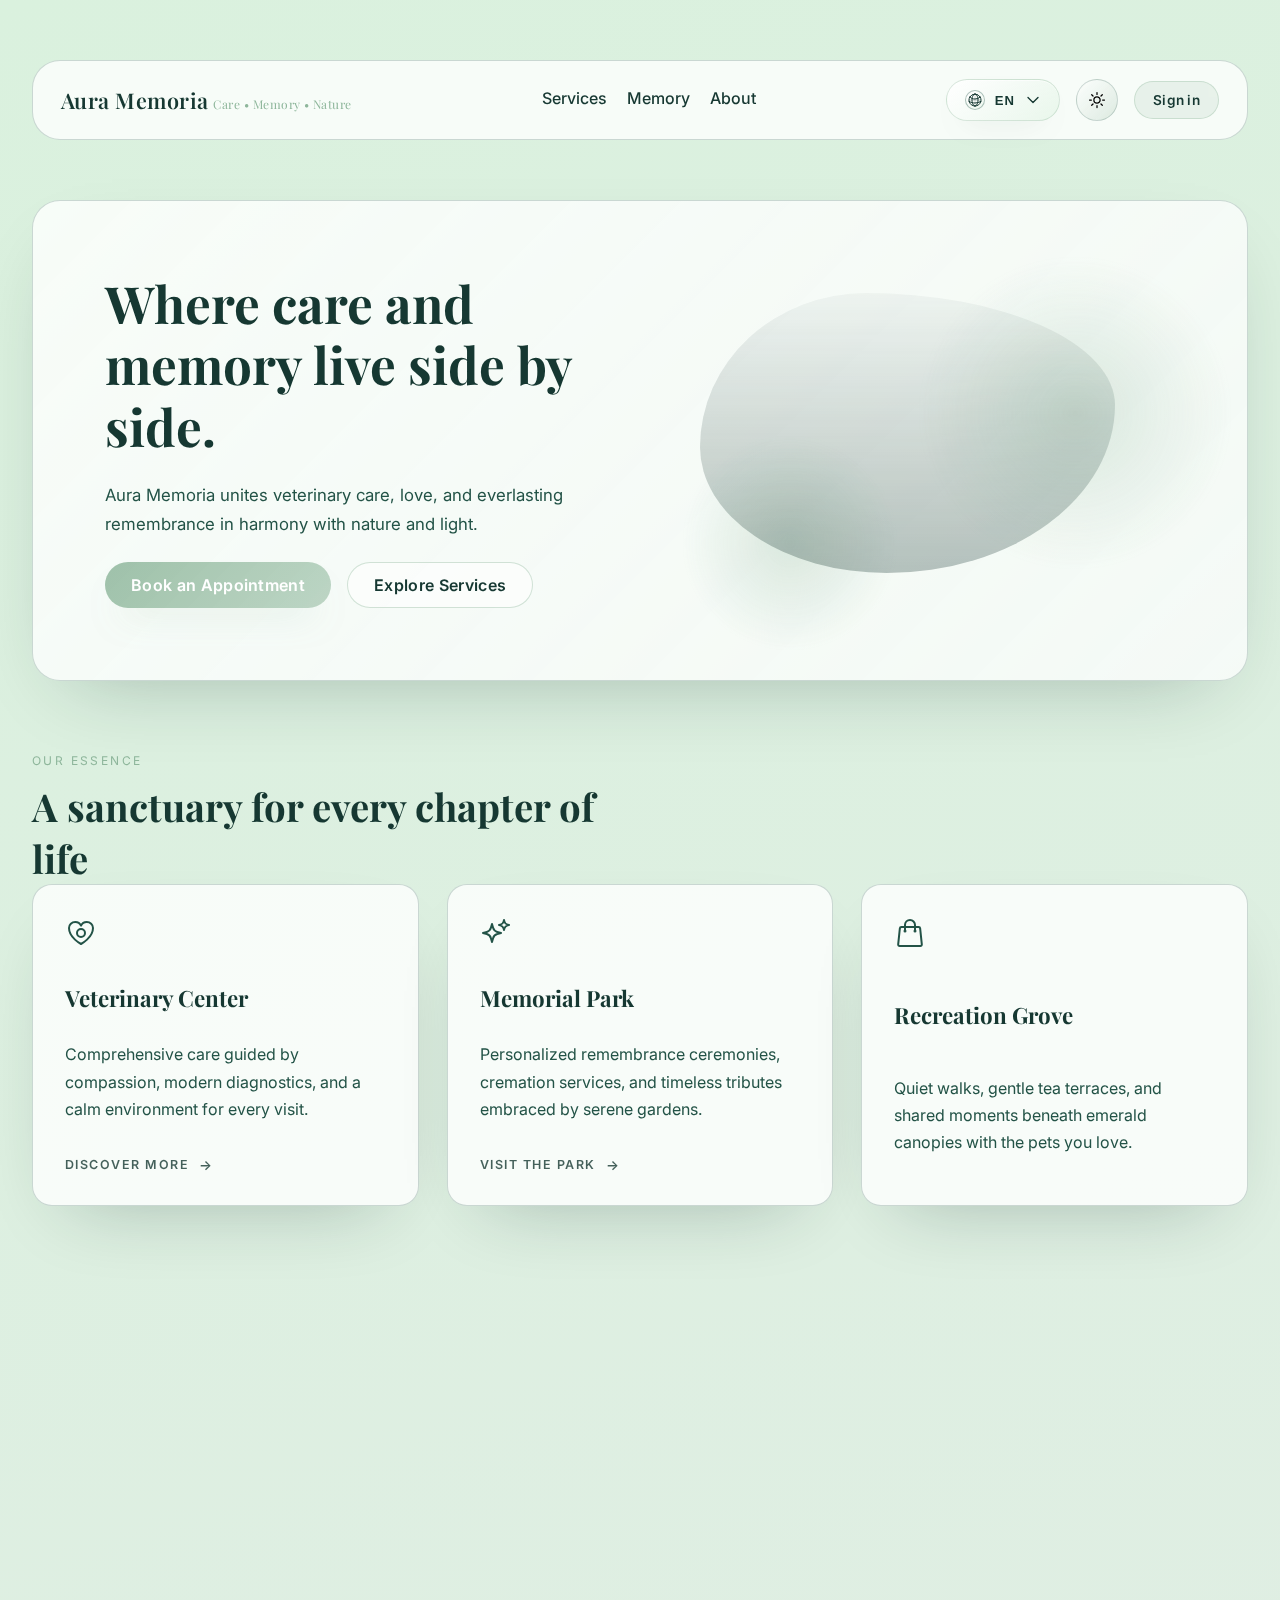
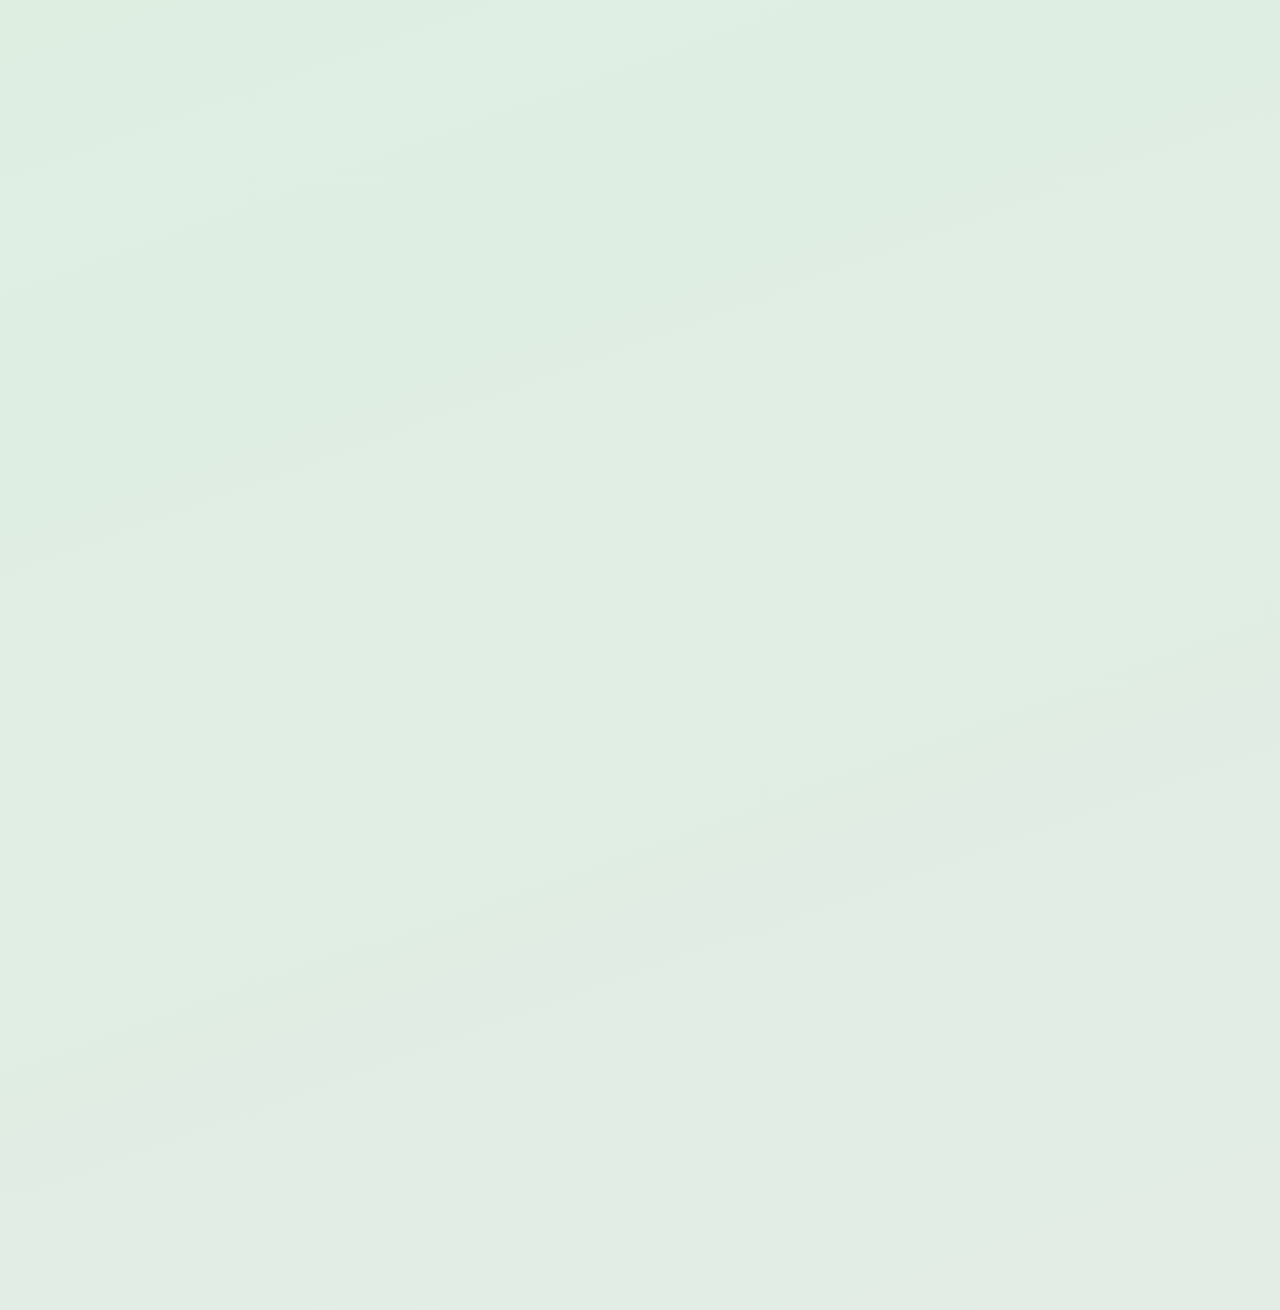
<file: index.html>
<!DOCTYPE html>
<html lang="en" class="no-js">
<head>
  <meta charset="UTF-8" />
  <meta name="viewport" content="width=device-width, initial-scale=1.0" />
  <title>Aura Memoria — Where care and memory live side by side</title>
  <link rel="preconnect" href="https://fonts.googleapis.com" />
  <link rel="preconnect" href="https://fonts.gstatic.com" crossorigin />
  <link href="https://fonts.googleapis.com/css2?family=Inter:wght@300;400;500;600&family=Playfair+Display:wght@500;600;700&display=swap" rel="stylesheet" />
  <link rel="stylesheet" href="assets/styles.css" />
</head>
<body class="theme-light" data-page="home">
  <div class="page-wrap">
    <header class="site-header reveal" id="top">
      <a class="logo-group" href="index.html" aria-label="Aura Memoria home">
        <div class="logo-text">
          <span class="logo-title">Aura Memoria</span>
          <span class="logo-subtitle" data-i18n="header.tagline">Care • Memory • Nature</span>
        </div>
      </a>
      <nav class="site-nav" aria-label="Main navigation">
        <a href="#services" data-i18n="nav.services">Services</a>
        <a href="memorial.html" data-i18n="nav.memory">Memory</a>
        <a href="about.html" data-i18n="nav.about">About</a>
      </nav>
      <button
        class="header-menu-toggle"
        type="button"
        aria-expanded="false"
        aria-label="Open menu"
        data-i18n-aria-label="header.menuOpen"
        data-mobile-menu-toggle
        aria-controls="mobile-menu"
      >
        <svg aria-hidden="true" xmlns="http://www.w3.org/2000/svg" fill="none" viewBox="0 0 24 24" stroke-width="1.5" stroke="currentColor"><path stroke-linecap="round" stroke-linejoin="round" d="M3.75 6.75h16.5M3.75 12h16.5m-16.5 5.25h16.5" /></svg>
      </button>
      <div class="header-controls">
        <div class="language-menu" data-language-menu>
          <button
            class="language-menu__toggle"
            type="button"
            aria-haspopup="true"
            aria-expanded="false"
            aria-label="Select language"
            data-i18n-aria-label="header.languageToggle"
          >
            <span class="language-menu__globe" aria-hidden="true">
              <svg xmlns="http://www.w3.org/2000/svg" fill="none" viewBox="0 0 24 24" stroke-width="1.5" stroke="currentColor" width="16" height="16"><path stroke-linecap="round" stroke-linejoin="round" d="M12 21a9.004 9.004 0 008.716-6.747M12 21a9.004 9.004 0 01-8.716-6.747M12 21c2.485 0 4.5-4.03 4.5-9S14.485 3 12 3m0 18c-2.485 0-4.5-4.03-4.5-9S9.515 3 12 3m0 0a8.997 8.997 0 017.843 4.582M12 3a8.997 8.997 0 00-7.843 4.582m15.686 0A11.953 11.953 0 0112 10.5c-2.998 0-5.74-1.1-7.843-2.918m15.686 0A8.959 8.959 0 0121 12c0 .778-.099 1.533-.284 2.253m0 0A17.919 17.919 0 0112 16.5c-3.162 0-6.133-.815-8.716-2.247m0 0A9.015 9.015 0 013 12c0-1.605.42-3.113 1.157-4.418" /></svg>
            </span>
            <span class="language-menu__current" data-language-label>EN</span>
            <span class="language-menu__chevron" aria-hidden="true">
              <svg xmlns="http://www.w3.org/2000/svg" fill="none" viewBox="0 0 24 24" stroke-width="2" stroke="currentColor"><path stroke-linecap="round" stroke-linejoin="round" d="M19.5 8.25l-7.5 7.5-7.5-7.5" /></svg>
            </span>
          </button>
          <ul class="language-menu__list" role="menu" hidden>
            <li>
              <button
                type="button"
                role="menuitemradio"
                aria-checked="false"
                class="language-menu__option"
                data-lang="en"
                data-label="EN"
              >
                English
              </button>
            </li>
            <li>
              <button
                type="button"
                role="menuitemradio"
                aria-checked="false"
                class="language-menu__option"
                data-lang="ru"
                data-label="RU"
              >
                Русский
              </button>
            </li>
            <li>
              <button
                type="button"
                role="menuitemradio"
                aria-checked="false"
                class="language-menu__option"
                data-lang="tr"
                data-label="TR"
              >
                Türkçe
              </button>
            </li>
            <li>
              <button
                type="button"
                role="menuitemradio"
                aria-checked="false"
                class="language-menu__option"
                data-lang="de"
                data-label="DE"
              >
                Deutsch
              </button>
            </li>
          </ul>
        </div>
        <button class="theme-toggle" id="theme-toggle" aria-label="Toggle theme" type="button">
          <span class="theme-toggle__icon theme-toggle__icon--sun" aria-hidden="true">
            <svg xmlns="http://www.w3.org/2000/svg" fill="none" viewBox="0 0 24 24" stroke-width="1.5" stroke="currentColor"><path stroke-linecap="round" stroke-linejoin="round" d="M12 3v2.25m6.364.386l-1.591 1.591M21 12h-2.25m-.386 6.364l-1.591-1.591M12 18.75V21m-4.773-4.227l-1.591 1.591M5.25 12H3m4.227-4.773L5.636 5.636M15.75 12a3.75 3.75 0 11-7.5 0 3.75 3.75 0 017.5 0z" /></svg>
          </span>
          <span class="theme-toggle__icon theme-toggle__icon--moon" aria-hidden="true">
            <svg xmlns="http://www.w3.org/2000/svg" fill="none" viewBox="0 0 24 24" stroke-width="1.5" stroke="currentColor"><path stroke-linecap="round" stroke-linejoin="round" d="M21.752 15.002A9.718 9.718 0 0118 15.75c-5.385 0-9.75-4.365-9.75-9.75 0-1.33.266-2.597.748-3.752A9.753 9.753 0 003 11.25C3 16.635 7.365 21 12.75 21a9.753 9.753 0 009.002-5.998z" /></svg>
          </span>
        </button>
        <a
          class="btn btn--header"
          href="login.html"
          data-i18n="header.login"
          data-auth-visible="signed-out"
        >
          Sign in
        </a>
        <a
          class="btn btn--header btn--outline"
          href="dashboard.html"
          data-i18n="header.dashboard"
          data-auth-visible="signed-in"
          data-role-visible="user"
          hidden
        >
          Personal cabinet
        </a>
        <a
          class="btn btn--header btn--outline"
          href="admin.html"
          data-i18n="header.adminPanel"
          data-auth-visible="signed-in"
          data-role-visible="admin"
          hidden
        >
          Admin panel
        </a>
        <button
          class="header-link header-link--muted"
          type="button"
          data-action="logout"
          data-i18n="header.logout"
          data-auth-visible="signed-in"
          hidden
        >
          Sign out
        </button>
      </div>
    </header>

    <main>
      <section class="hero reveal" aria-labelledby="hero-title">
        <div class="hero__background" aria-hidden="true"></div>
        <div class="hero__content">
          <h1 id="hero-title" data-i18n="hero.title">Where care and memory live side by side.</h1>
          <p data-i18n="hero.subtitle">Aura Memoria unites veterinary care, love, and everlasting remembrance in harmony with nature and light.</p>
          <div class="hero__actions">
            <a class="btn btn--primary" href="#contact" data-i18n="hero.primaryCta">Book an Appointment</a>
            <a class="btn btn--ghost" href="#services" data-i18n="hero.secondaryCta">Explore Services</a>
          </div>
        </div>
        <div class="hero__visual" aria-hidden="true">
          <div class="hero__circle hero__circle--one"></div>
          <div class="hero__circle hero__circle--two"></div>
          <div class="hero__silhouette"></div>
        </div>
      </section>

      <section class="services reveal" id="services" aria-labelledby="services-title">
        <header class="section-header">
          <span class="section-kicker" data-i18n="services.kicker">Our Essence</span>
          <h2 id="services-title" data-i18n="services.title">A sanctuary for every chapter of life</h2>
        </header>
        <div class="services__grid">
          <a class="service-card" id="clinic" href="clinic.html">
            <div class="service-card__icon" aria-hidden="true">
              <svg xmlns="http://www.w3.org/2000/svg" fill="none" viewBox="0 0 24 24" stroke-width="1.5" stroke="currentColor"><path stroke-linecap="round" stroke-linejoin="round" d="M21 8.25c0-2.485-2.099-4.5-4.688-4.5-1.935 0-3.597 1.126-4.312 2.733-.715-1.607-2.377-2.733-4.313-2.733C5.1 3.75 3 5.765 3 8.25c0 7.22 9 12 9 12s9-4.78 9-12z" /><path stroke-linecap="round" stroke-linejoin="round" d="M15 12a3 3 0 11-6 0 3 3 0 016 0z" /></svg>
            </div>
            <h3 data-i18n="services.clinic.title">Veterinary Center</h3>
            <p data-i18n="services.clinic.copy">Comprehensive care guided by compassion, modern diagnostics, and a calm environment for every visit.</p>
            <span class="service-card__link" data-i18n="services.clinic.link">Discover more</span>
          </a>
          <a class="service-card" href="memorial.html">
            <div class="service-card__icon" aria-hidden="true">
              <svg xmlns="http://www.w3.org/2000/svg" fill="none" viewBox="0 0 24 24" stroke-width="1.5" stroke="currentColor"><path stroke-linecap="round" stroke-linejoin="round" d="M9.813 15.904L9 18.75l-.813-2.846a4.5 4.5 0 00-3.09-3.09L2.25 12l2.846-.813a4.5 4.5 0 003.09-3.09L9 5.25l.813 2.846a4.5 4.5 0 003.09 3.09L15.75 12l-2.846.813a4.5 4.5 0 00-3.09 3.09zM18.259 8.715L18 9.75l-.259-1.035a3.375 3.375 0 00-2.455-2.456L14.25 6l1.036-.259a3.375 3.375 0 002.455-2.456L18 2.25l.259 1.035a3.375 3.375 0 002.456 2.456L21.75 6l-1.035.259a3.375 3.375 0 00-2.456 2.456z" /></svg>
            </div>
            <h3 data-i18n="services.memorial.title">Memorial Park</h3>
            <p data-i18n="services.memorial.copy">Personalized remembrance ceremonies, cremation services, and timeless tributes embraced by serene gardens.</p>
            <span class="service-card__link" data-i18n="services.memorial.link">Visit the park</span>
          </a>
          <article class="service-card" id="park">
            <div class="service-card__icon" aria-hidden="true">
              <svg xmlns="http://www.w3.org/2000/svg" fill="none" viewBox="0 0 24 24" stroke-width="1.5" stroke="currentColor"><path stroke-linecap="round" stroke-linejoin="round" d="M15.75 10.5V6a3.75 3.75 0 10-7.5 0v4.5m11.356-1.993l1.263 12c.07.665-.45 1.243-1.119 1.243H4.25a1.125 1.125 0 01-1.12-1.243l1.264-12A1.125 1.125 0 015.513 7.5h12.974c.576 0 1.059.435 1.119 1.007zM8.625 10.5a.375.375 0 11-.75 0 .375.375 0 01.75 0zm7.5 0a.375.375 0 11-.75 0 .375.375 0 01.75 0z" /></svg>
            </div>
            <h3 data-i18n="services.park.title">Recreation Grove</h3>
            <p data-i18n="services.park.copy">Quiet walks, gentle tea terraces, and shared moments beneath emerald canopies with the pets you love.</p>
          </article>
        </div>
      </section>

      <section class="memory highlight reveal" id="memory" aria-labelledby="memory-title">
        <div class="highlight__content">
          <h2 id="memory-title" data-i18n="memory.quote">“In the whisper of leaves we hear their everlasting love.”</h2>
          <p data-i18n="memory.copy">Our memorial keepers craft tributes that honor the joy, loyalty, and light our companions bring into our lives.</p>
          <a class="btn btn--outline" href="#stories" data-i18n="memory.cta">Learn more</a>
        </div>
      </section>

      <section class="stories reveal" id="stories" aria-labelledby="stories-title">
        <header class="section-header">
          <span class="section-kicker" data-i18n="stories.kicker">Stories of Memory</span>
          <h2 id="stories-title" data-i18n="stories.title">Echoes of love continuing to bloom</h2>
        </header>
        <div class="stories__list">
          <article class="story-card">
            <h3 data-i18n="stories.card1.title">Sunlit Path for Luna</h3>
            <p data-i18n="stories.card1.copy">How a gentle garden ceremony helped a family celebrate their husky’s adventurous spirit.</p>
            <button class="link-more" type="button" data-i18n="stories.card.button">Coming soon</button>
          </article>
          <article class="story-card">
            <h3 data-i18n="stories.card2.title">The Cedar Bench</h3>
            <p data-i18n="stories.card2.copy">A community-built tribute spot where visitors leave handwritten notes for companions passed.</p>
            <button class="link-more" type="button" data-i18n="stories.card.button">Coming soon</button>
          </article>
          <article class="story-card">
            <h3 data-i18n="stories.card3.title">Tea at Dusk</h3>
            <p data-i18n="stories.card3.copy">Weekly gatherings blending mindfulness, art therapy, and quiet moments with friends.</p>
            <button class="link-more" type="button" data-i18n="stories.card.button">Coming soon</button>
          </article>
        </div>
      </section>

      <section class="contact reveal" id="contact" aria-labelledby="contact-title">
        <header class="section-header">
          <span class="section-kicker" data-i18n="contact.kicker">Connect</span>
          <h2 id="contact-title" data-i18n="contact.title">We are here to listen and to help</h2>
        </header>
        <div class="contact__layout">
          <div class="contact__details">
            <div class="detail">
              <h3 data-i18n="contact.visit.title">Visit</h3>
              <p data-i18n="contact.visit.address">Golden Grove Lane 12, Serene District</p>
              <p data-i18n="contact.visit.hours">Open daily 8:00 – 22:00</p>
            </div>
            <div class="detail">
              <h3 data-i18n="contact.call.title">Call</h3>
              <p><a href="tel:+74951234567" data-i18n="contact.call.primary">+7 (495) 123-45-67</a></p>
              <p><a href="tel:+905551234567" data-i18n="contact.call.secondary">+90 555 123 45 67</a></p>
            </div>
            <div class="detail">
              <h3 data-i18n="contact.write.title">Write</h3>
              <p><a href="mailto:hello@auramemoria.com" data-i18n="contact.write.email">hello@auramemoria.com</a></p>
            </div>
          </div>
          <form class="contact__form" data-form="contact" novalidate>
            <div class="form-group">
              <label for="name" data-i18n="contact.form.name">Name</label>
              <input
                id="name"
                name="name"
                type="text"
                placeholder="Your name"
                required
                data-i18n-placeholder="contact.form.namePlaceholder"
              />
            </div>
            <div class="form-group">
              <label for="email" data-i18n="contact.form.email">Email</label>
              <input
                id="email"
                name="email"
                type="email"
                placeholder="you@example.com"
                required
                data-i18n-placeholder="contact.form.emailPlaceholder"
              />
            </div>
            <div class="form-group">
              <label for="message" data-i18n="contact.form.message">Message</label>
              <textarea
                id="message"
                name="message"
                rows="4"
                placeholder="How can we support you?"
                required
                data-i18n-placeholder="contact.form.messagePlaceholder"
              ></textarea>
            </div>
            <button class="btn btn--primary" type="submit" data-i18n="contact.form.submit">Send message</button>
          </form>
        </div>
      </section>
    </main>

    <footer class="site-footer reveal">
      <div class="site-footer__inner">
        <div class="footer-brand">
          <span class="logo-title">Aura Memoria</span>
          <span class="logo-subtitle" data-i18n="header.tagline">Care • Memory • Nature</span>
        </div>
        <nav class="footer-nav" aria-label="Footer">
          <a href="#services" data-i18n="nav.services">Services</a>
          <a href="memorial.html" data-i18n="nav.memory">Memory</a>
          <a href="about.html" data-i18n="nav.about">About</a>
        </nav>
        <div class="footer-meta">
          <p data-i18n="footer.copy">© 2025 Aura Memoria. All rights reserved.</p>
          <a class="footer-link" href="#top" data-scroll-top data-i18n="footer.backToTop">Back to top</a>
        </div>
      </div>
    </footer>
  </div>
  <div class="mobile-menu-layer" data-mobile-menu-root>
    <div class="mobile-menu__overlay" data-mobile-menu-overlay data-mobile-menu-close hidden></div>
    <div class="mobile-menu" id="mobile-menu" data-mobile-menu hidden aria-hidden="true">
      <div class="mobile-menu__panel">
        <button
          class="mobile-menu__close"
          type="button"
          aria-label="Close menu"
          data-i18n-aria-label="header.menuClose"
          data-mobile-menu-close
          data-mobile-menu-initial
        >
          <svg aria-hidden="true" xmlns="http://www.w3.org/2000/svg" fill="none" viewBox="0 0 24 24" stroke-width="1.5" stroke="currentColor"><path stroke-linecap="round" stroke-linejoin="round" d="M6 18L18 6M6 6l12 12" /></svg>
        </button>
        <nav class="mobile-menu__nav" aria-label="Mobile navigation">
          <a href="#services" data-i18n="nav.services" data-mobile-menu-link>Services</a>
          <a href="memorial.html" data-i18n="nav.memory" data-mobile-menu-link>Memory</a>
          <a href="about.html" data-i18n="nav.about" data-mobile-menu-link>About</a>
        </nav>
        <div class="mobile-menu__actions">
          <a
            class="btn btn--header"
            href="login.html"
            data-i18n="header.login"
            data-auth-visible="signed-out"
            data-mobile-menu-link
          >
            Sign in
          </a>
          <a
            class="btn btn--header btn--outline"
            href="dashboard.html"
            data-i18n="header.dashboard"
            data-auth-visible="signed-in"
            data-role-visible="user"
            data-mobile-menu-link
            hidden
          >
            Personal cabinet
          </a>
          <a
            class="btn btn--header btn--outline"
            href="admin.html"
            data-i18n="header.adminPanel"
            data-auth-visible="signed-in"
            data-role-visible="admin"
            data-mobile-menu-link
            hidden
          >
            Admin panel
          </a>
          <button
            class="header-link header-link--muted mobile-menu__logout"
            type="button"
            data-action="logout"
            data-i18n="header.logout"
            data-auth-visible="signed-in"
            data-mobile-menu-link
            hidden
          >
            Sign out
          </button>
        </div>
      </div>
    </div>
  </div>

  <script src="assets/scripts.js" defer></script>
</body>
</html>
</file>
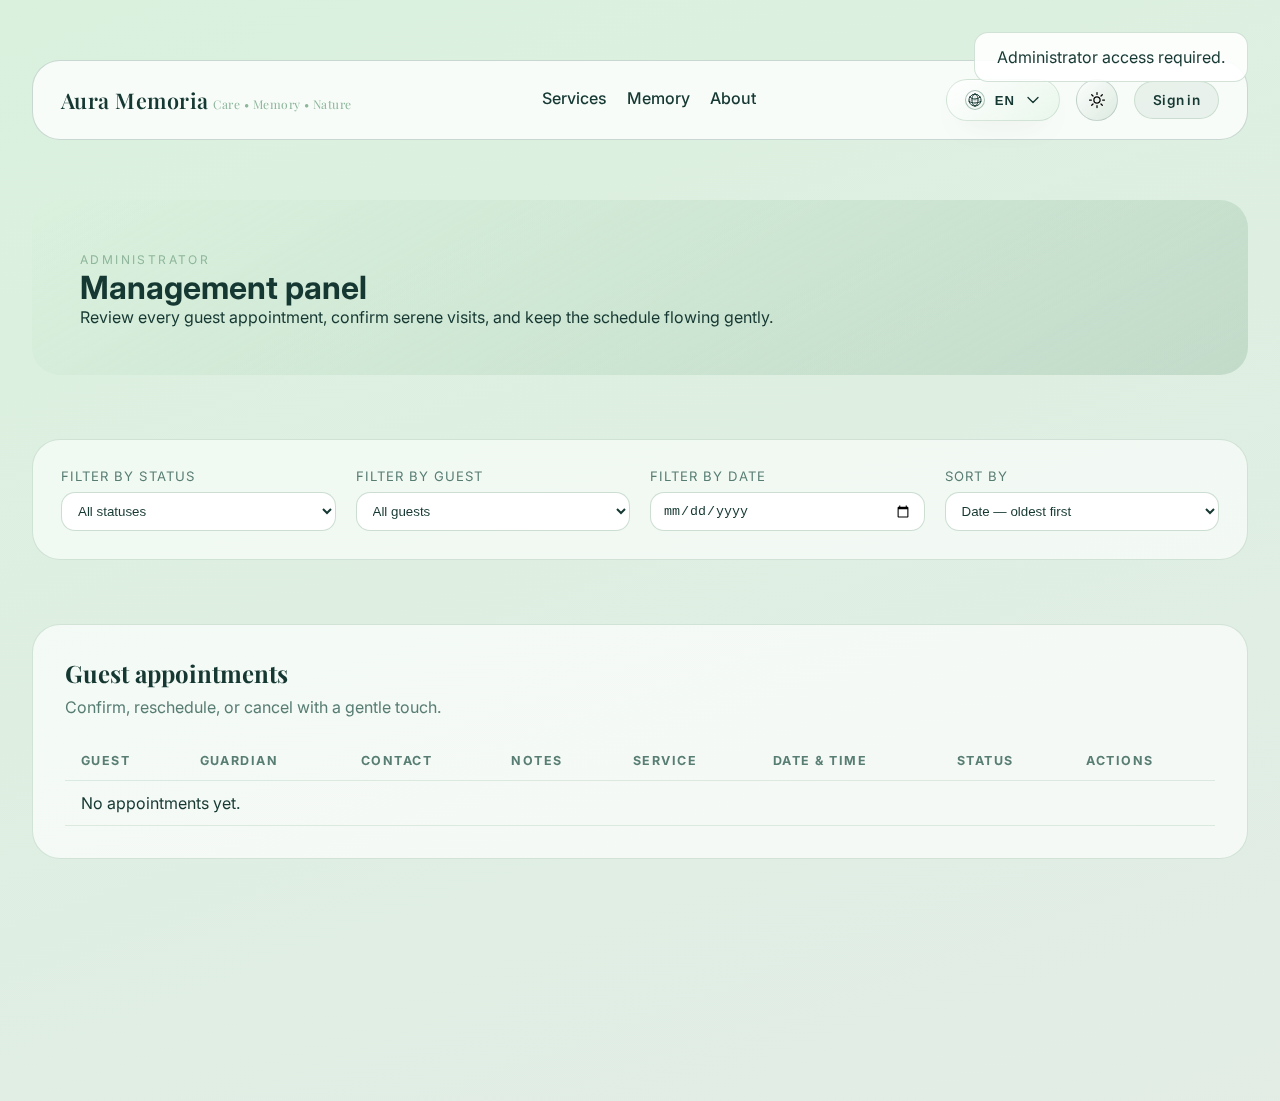
<file: admin.html>
<!DOCTYPE html>
<html lang="en" class="no-js">
<head>
  <meta charset="UTF-8" />
  <meta name="viewport" content="width=device-width, initial-scale=1.0" />
  <title>Aura Memoria — Admin panel</title>
  <link rel="preconnect" href="https://fonts.googleapis.com" />
  <link rel="preconnect" href="https://fonts.gstatic.com" crossorigin />
  <link
    href="https://fonts.googleapis.com/css2?family=Inter:wght@300;400;500;600&family=Playfair+Display:wght@500;600;700&display=swap"
    rel="stylesheet"
  />
  <link rel="stylesheet" href="assets/styles.css" />
</head>
<body class="theme-light" data-page="admin">
  <div class="page-wrap">
    <header class="site-header reveal" id="top">
      <a class="logo-group" href="index.html" aria-label="Aura Memoria home">
        <div class="logo-text">
          <span class="logo-title">Aura Memoria</span>
          <span class="logo-subtitle" data-i18n="header.tagline">Care • Memory • Nature</span>
        </div>
      </a>
      <nav class="site-nav" aria-label="Main navigation">
        <a href="index.html#services" data-i18n="nav.services">Services</a>
        <a href="memorial.html" data-i18n="nav.memory">Memory</a>
        <a href="about.html" data-i18n="nav.about">About</a>
      </nav>
      <button
        class="header-menu-toggle"
        type="button"
        aria-expanded="false"
        aria-label="Open menu"
        data-i18n-aria-label="header.menuOpen"
        data-mobile-menu-toggle
        aria-controls="mobile-menu"
      >
        <svg aria-hidden="true" xmlns="http://www.w3.org/2000/svg" fill="none" viewBox="0 0 24 24" stroke-width="1.5" stroke="currentColor"><path stroke-linecap="round" stroke-linejoin="round" d="M3.75 6.75h16.5M3.75 12h16.5m-16.5 5.25h16.5" /></svg>
      </button>
      <div class="header-controls">
        <div class="language-menu" data-language-menu>
          <button
            class="language-menu__toggle"
            type="button"
            aria-haspopup="true"
            aria-expanded="false"
            aria-label="Select language"
            data-i18n-aria-label="header.languageToggle"
          >
            <span class="language-menu__globe" aria-hidden="true">
              <svg xmlns="http://www.w3.org/2000/svg" fill="none" viewBox="0 0 24 24" stroke-width="1.5" stroke="currentColor" width="16" height="16"><path stroke-linecap="round" stroke-linejoin="round" d="M12 21a9.004 9.004 0 008.716-6.747M12 21a9.004 9.004 0 01-8.716-6.747M12 21c2.485 0 4.5-4.03 4.5-9S14.485 3 12 3m0 18c-2.485 0-4.5-4.03-4.5-9S9.515 3 12 3m0 0a8.997 8.997 0 017.843 4.582M12 3a8.997 8.997 0 00-7.843 4.582m15.686 0A11.953 11.953 0 0112 10.5c-2.998 0-5.74-1.1-7.843-2.918m15.686 0A8.959 8.959 0 0121 12c0 .778-.099 1.533-.284 2.253m0 0A17.919 17.919 0 0112 16.5c-3.162 0-6.133-.815-8.716-2.247m0 0A9.015 9.015 0 013 12c0-1.605.42-3.113 1.157-4.418" /></svg>
            </span>
            <span class="language-menu__current" data-language-label>EN</span>
            <span class="language-menu__chevron" aria-hidden="true">
              <svg xmlns="http://www.w3.org/2000/svg" fill="none" viewBox="0 0 24 24" stroke-width="2" stroke="currentColor"><path stroke-linecap="round" stroke-linejoin="round" d="M19.5 8.25l-7.5 7.5-7.5-7.5" /></svg>
            </span>
          </button>
          <ul class="language-menu__list" role="menu" hidden>
            <li>
              <button type="button" role="menuitemradio" aria-checked="false" class="language-menu__option" data-lang="en" data-label="EN">
                English
              </button>
            </li>
            <li>
              <button type="button" role="menuitemradio" aria-checked="false" class="language-menu__option" data-lang="ru" data-label="RU">
                Русский
              </button>
            </li>
            <li>
              <button type="button" role="menuitemradio" aria-checked="false" class="language-menu__option" data-lang="tr" data-label="TR">
                Türkçe
              </button>
            </li>
            <li>
              <button type="button" role="menuitemradio" aria-checked="false" class="language-menu__option" data-lang="de" data-label="DE">
                Deutsch
              </button>
            </li>
          </ul>
        </div>
        <button class="theme-toggle" id="theme-toggle" aria-label="Toggle theme" type="button">
          <span class="theme-toggle__icon theme-toggle__icon--sun" aria-hidden="true">
            <svg xmlns="http://www.w3.org/2000/svg" fill="none" viewBox="0 0 24 24" stroke-width="1.5" stroke="currentColor"><path stroke-linecap="round" stroke-linejoin="round" d="M12 3v2.25m6.364.386l-1.591 1.591M21 12h-2.25m-.386 6.364l-1.591-1.591M12 18.75V21m-4.773-4.227l-1.591 1.591M5.25 12H3m4.227-4.773L5.636 5.636M15.75 12a3.75 3.75 0 11-7.5 0 3.75 3.75 0 017.5 0z" /></svg>
          </span>
          <span class="theme-toggle__icon theme-toggle__icon--moon" aria-hidden="true">
            <svg xmlns="http://www.w3.org/2000/svg" fill="none" viewBox="0 0 24 24" stroke-width="1.5" stroke="currentColor"><path stroke-linecap="round" stroke-linejoin="round" d="M21.752 15.002A9.718 9.718 0 0118 15.75c-5.385 0-9.75-4.365-9.75-9.75 0-1.33.266-2.597.748-3.752A9.753 9.753 0 003 11.25C3 16.635 7.365 21 12.75 21a9.753 9.753 0 009.002-5.998z" /></svg>
          </span>
        </button>
        <a
          class="btn btn--header"
          href="login.html"
          data-i18n="header.login"
          data-auth-visible="signed-out"
        >
          Sign in
        </a>
        <a
          class="btn btn--header btn--outline"
          href="dashboard.html"
          data-i18n="header.dashboard"
          data-auth-visible="signed-in"
          data-role-visible="user"
          hidden
        >
          Personal cabinet
        </a>
        <a
          class="btn btn--header btn--outline"
          href="admin.html"
          data-i18n="header.adminPanel"
          data-auth-visible="signed-in"
          data-role-visible="admin"
          hidden
        >
          Admin panel
        </a>
        <button
          class="header-link header-link--muted"
          type="button"
          data-action="logout"
          data-i18n="header.logout"
          data-auth-visible="signed-in"
          hidden
        >
          Sign out
        </button>
      </div>
    </header>

    <main class="admin-main">
      <section class="admin-hero reveal" aria-labelledby="admin-title">
        <div>
          <span class="section-kicker" data-i18n="admin.kicker">Administrator</span>
          <h1 id="admin-title" data-i18n="admin.title">Management panel</h1>
          <p data-i18n="admin.subtitle">
            Review every guest appointment, confirm serene visits, and keep the schedule flowing gently.
          </p>
        </div>
      </section>

      <section class="admin-controls reveal" aria-label="Appointment controls">
        <div class="admin-control">
          <label for="admin-filter-status" data-i18n="admin.filter.status">Filter by status</label>
          <select id="admin-filter-status" data-admin-filter-status>
            <option value="all" data-i18n="admin.filter.statusAll">All statuses</option>
            <option value="pending" data-i18n="admin.filter.statusPending">Awaiting confirmation</option>
            <option value="confirmed" data-i18n="admin.filter.statusConfirmed">Confirmed</option>
            <option value="cancelled" data-i18n="admin.filter.statusCancelled">Cancelled</option>
          </select>
        </div>
        <div class="admin-control">
          <label for="admin-filter-user" data-i18n="admin.filter.user">Filter by guest</label>
          <select id="admin-filter-user" data-admin-filter-user>
            <option value="all" data-i18n="admin.filter.userAll">All guests</option>
          </select>
        </div>
        <div class="admin-control">
          <label for="admin-filter-date" data-i18n="admin.filter.date">Filter by date</label>
          <input id="admin-filter-date" type="date" data-admin-filter-date />
        </div>
        <div class="admin-control">
          <label for="admin-sort" data-i18n="admin.sort.label">Sort by</label>
          <select id="admin-sort" data-admin-sort>
            <option value="dateAsc" data-i18n="admin.sort.dateAsc">Date — oldest first</option>
            <option value="dateDesc" data-i18n="admin.sort.dateDesc">Date — newest first</option>
            <option value="status" data-i18n="admin.sort.status">Status</option>
            <option value="guest" data-i18n="admin.sort.guest">Guest name</option>
          </select>
        </div>
      </section>

      <section class="admin-table-section reveal" aria-labelledby="admin-table-title">
        <div class="admin-table__header">
          <h2 id="admin-table-title" data-i18n="admin.table.title">Guest appointments</h2>
          <p data-i18n="admin.table.subtitle">Confirm, reschedule, or cancel with a gentle touch.</p>
        </div>
        <div class="admin-table__wrapper">
          <table class="admin-table" data-admin-table>
            <thead>
              <tr>
                <th data-i18n="admin.table.guest">Guest</th>
                <th data-i18n="admin.table.guardian">Guardian</th>
                <th data-i18n="admin.table.contact">Contact</th>
                <th data-i18n="admin.table.notes">Notes</th>
                <th data-i18n="admin.table.service">Service</th>
                <th data-i18n="admin.table.datetime">Date & time</th>
                <th data-i18n="admin.table.status">Status</th>
                <th data-i18n="admin.table.actions">Actions</th>
              </tr>
            </thead>
            <tbody data-admin-table-body>
              <tr data-admin-empty>
                <td colspan="8" data-i18n="admin.table.empty">No appointments yet.</td>
              </tr>
            </tbody>
          </table>
        </div>
      </section>
    </main>

    <footer class="site-footer reveal">
      <div class="site-footer__inner">
        <div class="footer-brand">
          <span class="logo-title">Aura Memoria</span>
          <span class="logo-subtitle" data-i18n="header.tagline">Care • Memory • Nature</span>
        </div>
        <nav class="footer-nav" aria-label="Footer">
          <a href="index.html#services" data-i18n="nav.services">Services</a>
          <a href="memorial.html" data-i18n="nav.memory">Memory</a>
          <a href="about.html" data-i18n="nav.about">About</a>
        </nav>
        <div class="footer-meta">
          <p data-i18n="footer.copy">© 2025 Aura Memoria. All rights reserved.</p>
          <a class="footer-link" href="#top" data-scroll-top data-i18n="footer.backToTop">Back to top</a>
        </div>
      </div>
    </footer>
    <div class="admin-reschedule" data-admin-reschedule hidden>
      <div class="admin-reschedule__backdrop" data-admin-reschedule-backdrop></div>
      <div class="admin-reschedule__dialog" role="dialog" aria-modal="true" aria-labelledby="admin-reschedule-title">
        <button
          type="button"
          class="admin-reschedule__close"
          aria-label="Close reschedule dialog"
          data-i18n-aria-label="admin.reschedule.cancel"
          data-admin-reschedule-close
        >
          <svg aria-hidden="true" xmlns="http://www.w3.org/2000/svg" fill="none" viewBox="0 0 24 24" stroke-width="1.5" stroke="currentColor"><path stroke-linecap="round" stroke-linejoin="round" d="M6 18L18 6M6 6l12 12" /></svg>
        </button>
        <h2 id="admin-reschedule-title" data-i18n="admin.reschedule.title">Adjust appointment</h2>
        <p class="admin-reschedule__intro" data-i18n="admin.reschedule.subtitle">
          Update the time and confirm when the guest is ready.
        </p>
        <form class="admin-reschedule__form" data-admin-reschedule-form>
          <div class="form-row">
            <label class="form-group">
              <span data-i18n="admin.reschedule.date">New date</span>
              <input type="date" name="date" required />
            </label>
            <label class="form-group">
              <span data-i18n="admin.reschedule.time">New time</span>
              <input type="time" name="time" required />
            </label>
          </div>
          <div class="admin-reschedule__actions">
            <button type="submit" class="btn btn--primary" data-i18n="admin.reschedule.submit">Save changes</button>
            <button type="button" class="btn btn--ghost" data-admin-reschedule-close data-i18n="admin.reschedule.cancel">
              Cancel
            </button>
          </div>
        </form>
      </div>
    </div>
  </div>
  <div class="mobile-menu-layer" data-mobile-menu-root>
    <div class="mobile-menu__overlay" data-mobile-menu-overlay data-mobile-menu-close hidden></div>
    <div class="mobile-menu" id="mobile-menu" data-mobile-menu hidden aria-hidden="true">
      <div class="mobile-menu__panel">
        <button
          class="mobile-menu__close"
          type="button"
          aria-label="Close menu"
          data-i18n-aria-label="header.menuClose"
          data-mobile-menu-close
          data-mobile-menu-initial
        >
          <svg aria-hidden="true" xmlns="http://www.w3.org/2000/svg" fill="none" viewBox="0 0 24 24" stroke-width="1.5" stroke="currentColor"><path stroke-linecap="round" stroke-linejoin="round" d="M6 18L18 6M6 6l12 12" /></svg>
        </button>
        <nav class="mobile-menu__nav" aria-label="Mobile navigation">
          <a href="index.html#services" data-i18n="nav.services" data-mobile-menu-link>Services</a>
          <a href="memorial.html" data-i18n="nav.memory" data-mobile-menu-link>Memory</a>
          <a href="about.html" data-i18n="nav.about" data-mobile-menu-link>About</a>
        </nav>
        <div class="mobile-menu__actions">
          <a
            class="btn btn--header"
            href="login.html"
            data-i18n="header.login"
            data-auth-visible="signed-out"
            data-mobile-menu-link
          >
            Sign in
          </a>
          <a
            class="btn btn--header btn--outline"
            href="dashboard.html"
            data-i18n="header.dashboard"
            data-auth-visible="signed-in"
            data-role-visible="user"
            data-mobile-menu-link
            hidden
          >
            Personal cabinet
          </a>
          <a
            class="btn btn--header btn--outline"
            href="admin.html"
            data-i18n="header.adminPanel"
            data-auth-visible="signed-in"
            data-role-visible="admin"
            data-mobile-menu-link
            hidden
          >
            Admin panel
          </a>
          <button
            class="header-link header-link--muted mobile-menu__logout"
            type="button"
            data-action="logout"
            data-i18n="header.logout"
            data-auth-visible="signed-in"
            data-mobile-menu-link
            hidden
          >
            Sign out
          </button>
        </div>
      </div>
    </div>
  </div>
  <script src="assets/scripts.js" defer></script>
</body>
</html>
</file>
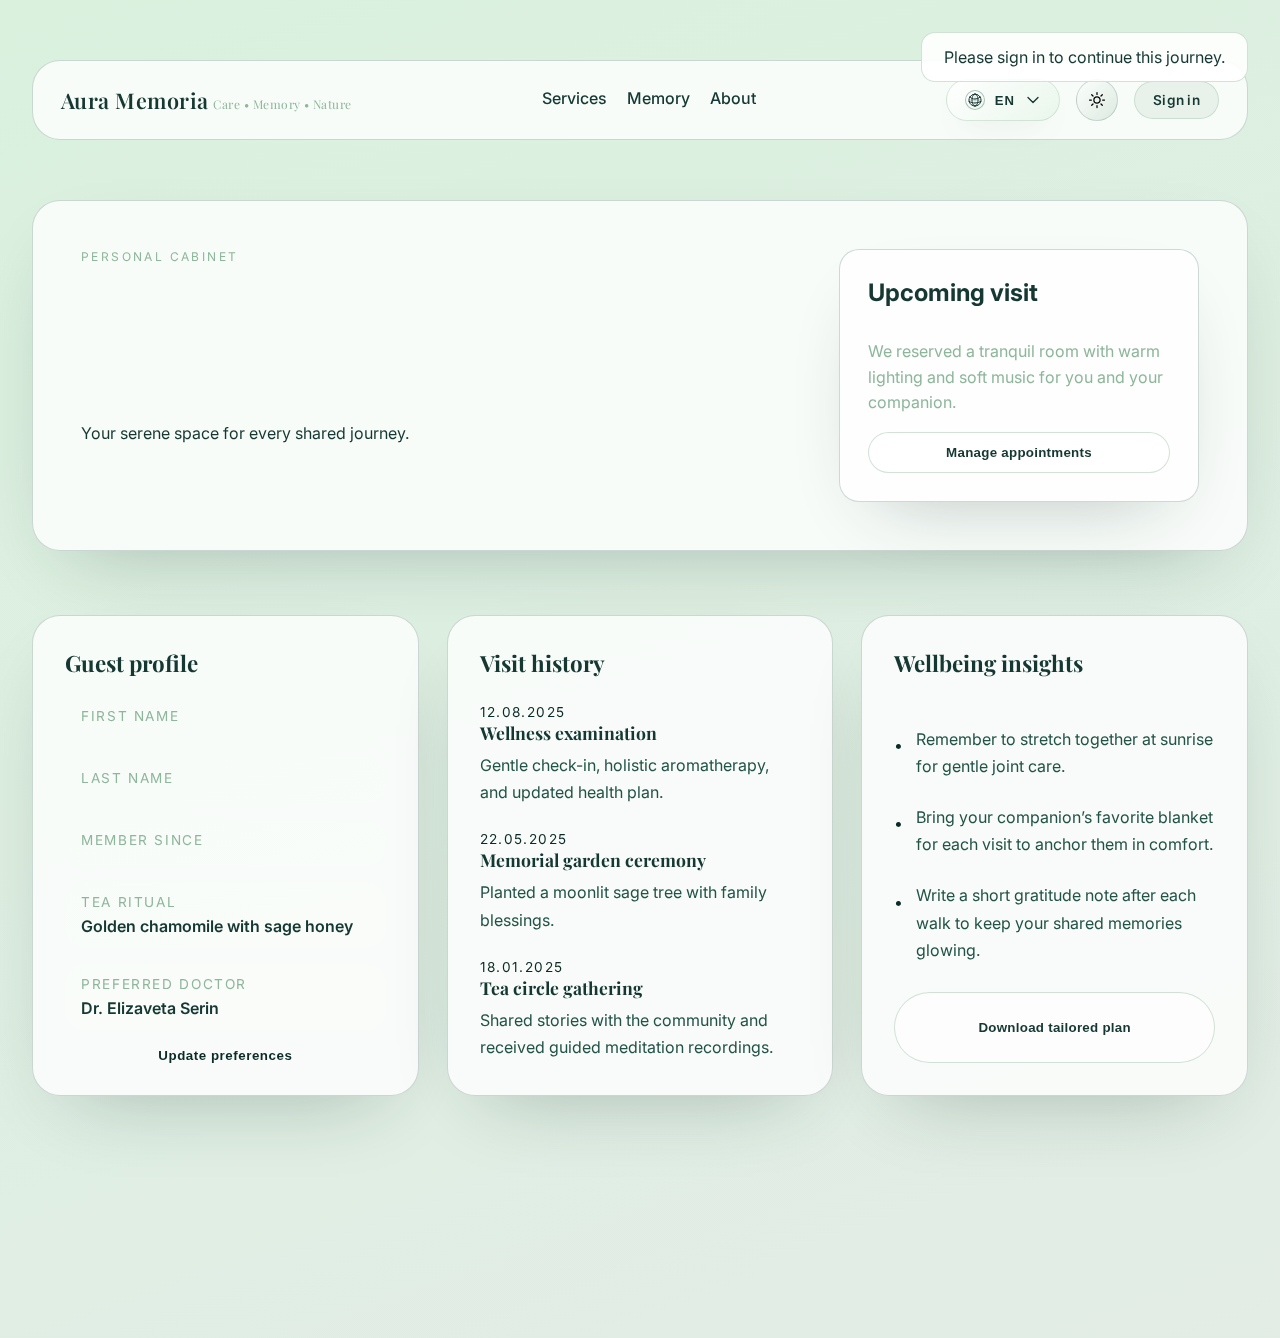
<file: dashboard.html>
<!DOCTYPE html>
<html lang="en" class="no-js">
<head>
  <meta charset="UTF-8" />
  <meta name="viewport" content="width=device-width, initial-scale=1.0" />
  <title>Aura Memoria — Personal cabinet</title>
  <link rel="preconnect" href="https://fonts.googleapis.com" />
  <link rel="preconnect" href="https://fonts.gstatic.com" crossorigin />
  <link
    href="https://fonts.googleapis.com/css2?family=Inter:wght@300;400;500;600&family=Playfair+Display:wght@500;600;700&display=swap"
    rel="stylesheet"
  />
  <link rel="stylesheet" href="assets/styles.css" />
</head>
<body class="theme-light" data-page="dashboard">
  <div class="page-wrap">
    <header class="site-header reveal" id="top">
      <a class="logo-group" href="index.html" aria-label="Aura Memoria home">
        <div class="logo-text">
          <span class="logo-title">Aura Memoria</span>
          <span class="logo-subtitle" data-i18n="header.tagline">Care • Memory • Nature</span>
        </div>
      </a>
      <nav class="site-nav" aria-label="Main navigation">
        <a href="index.html#services" data-i18n="nav.services">Services</a>
        <a href="memorial.html" data-i18n="nav.memory">Memory</a>
        <a href="about.html" data-i18n="nav.about">About</a>
      </nav>
      <button
        class="header-menu-toggle"
        type="button"
        aria-expanded="false"
        aria-label="Open menu"
        data-i18n-aria-label="header.menuOpen"
        data-mobile-menu-toggle
        aria-controls="mobile-menu"
      >
        <svg aria-hidden="true" xmlns="http://www.w3.org/2000/svg" fill="none" viewBox="0 0 24 24" stroke-width="1.5" stroke="currentColor"><path stroke-linecap="round" stroke-linejoin="round" d="M3.75 6.75h16.5M3.75 12h16.5m-16.5 5.25h16.5" /></svg>
      </button>
      <div class="header-controls">
        <div class="language-menu" data-language-menu>
          <button
            class="language-menu__toggle"
            type="button"
            aria-haspopup="true"
            aria-expanded="false"
            aria-label="Select language"
            data-i18n-aria-label="header.languageToggle"
          >
            <span class="language-menu__globe" aria-hidden="true">
              <svg xmlns="http://www.w3.org/2000/svg" fill="none" viewBox="0 0 24 24" stroke-width="1.5" stroke="currentColor" width="16" height="16"><path stroke-linecap="round" stroke-linejoin="round" d="M12 21a9.004 9.004 0 008.716-6.747M12 21a9.004 9.004 0 01-8.716-6.747M12 21c2.485 0 4.5-4.03 4.5-9S14.485 3 12 3m0 18c-2.485 0-4.5-4.03-4.5-9S9.515 3 12 3m0 0a8.997 8.997 0 017.843 4.582M12 3a8.997 8.997 0 00-7.843 4.582m15.686 0A11.953 11.953 0 0112 10.5c-2.998 0-5.74-1.1-7.843-2.918m15.686 0A8.959 8.959 0 0121 12c0 .778-.099 1.533-.284 2.253m0 0A17.919 17.919 0 0112 16.5c-3.162 0-6.133-.815-8.716-2.247m0 0A9.015 9.015 0 013 12c0-1.605.42-3.113 1.157-4.418" /></svg>
            </span>
            <span class="language-menu__current" data-language-label>EN</span>
            <span class="language-menu__chevron" aria-hidden="true">
              <svg xmlns="http://www.w3.org/2000/svg" fill="none" viewBox="0 0 24 24" stroke-width="2" stroke="currentColor"><path stroke-linecap="round" stroke-linejoin="round" d="M19.5 8.25l-7.5 7.5-7.5-7.5" /></svg>
            </span>
          </button>
          <ul class="language-menu__list" role="menu" hidden>
            <li>
              <button
                type="button"
                role="menuitemradio"
                aria-checked="false"
                class="language-menu__option"
                data-lang="en"
                data-label="EN"
              >
                English
              </button>
            </li>
            <li>
              <button
                type="button"
                role="menuitemradio"
                aria-checked="false"
                class="language-menu__option"
                data-lang="ru"
                data-label="RU"
              >
                Русский
              </button>
            </li>
            <li>
              <button
                type="button"
                role="menuitemradio"
                aria-checked="false"
                class="language-menu__option"
                data-lang="tr"
                data-label="TR"
              >
                Türkçe
              </button>
            </li>
            <li>
              <button
                type="button"
                role="menuitemradio"
                aria-checked="false"
                class="language-menu__option"
                data-lang="de"
                data-label="DE"
              >
                Deutsch
              </button>
            </li>
          </ul>
        </div>
        <button class="theme-toggle" id="theme-toggle" aria-label="Toggle theme" type="button">
          <span class="theme-toggle__icon theme-toggle__icon--sun" aria-hidden="true">
            <svg xmlns="http://www.w3.org/2000/svg" fill="none" viewBox="0 0 24 24" stroke-width="1.5" stroke="currentColor"><path stroke-linecap="round" stroke-linejoin="round" d="M12 3v2.25m6.364.386l-1.591 1.591M21 12h-2.25m-.386 6.364l-1.591-1.591M12 18.75V21m-4.773-4.227l-1.591 1.591M5.25 12H3m4.227-4.773L5.636 5.636M15.75 12a3.75 3.75 0 11-7.5 0 3.75 3.75 0 017.5 0z" /></svg>
          </span>
          <span class="theme-toggle__icon theme-toggle__icon--moon" aria-hidden="true">
            <svg xmlns="http://www.w3.org/2000/svg" fill="none" viewBox="0 0 24 24" stroke-width="1.5" stroke="currentColor"><path stroke-linecap="round" stroke-linejoin="round" d="M21.752 15.002A9.718 9.718 0 0118 15.75c-5.385 0-9.75-4.365-9.75-9.75 0-1.33.266-2.597.748-3.752A9.753 9.753 0 003 11.25C3 16.635 7.365 21 12.75 21a9.753 9.753 0 009.002-5.998z" /></svg>
          </span>
        </button>
        <a
          class="btn btn--header"
          href="login.html"
          data-i18n="header.login"
          data-auth-visible="signed-out"
        >
          Sign in
        </a>
        <a
          class="btn btn--header btn--outline"
          href="dashboard.html"
          data-i18n="header.dashboard"
          data-auth-visible="signed-in"
          data-role-visible="user"
          hidden
        >
          Personal cabinet
        </a>
        <a
          class="btn btn--header btn--outline"
          href="admin.html"
          data-i18n="header.adminPanel"
          data-auth-visible="signed-in"
          data-role-visible="admin"
          hidden
        >
          Admin panel
        </a>
        <button
          class="header-link header-link--muted"
          type="button"
          data-action="logout"
          data-i18n="header.logout"
          data-auth-visible="signed-in"
          hidden
        >
          Sign out
        </button>
      </div>
    </header>

    <main class="dashboard-main">
      <section class="dashboard-hero reveal" aria-labelledby="dashboard-heading">
        <div class="dashboard-hero__content">
          <span class="section-kicker" data-i18n="dashboard.kicker">Personal cabinet</span>
          <h1 id="dashboard-heading" data-user-greeting></h1>
          <p data-i18n="dashboard.subtitle">Your serene space for every shared journey.</p>
        </div>
        <aside class="dashboard-hero__card">
          <h2 data-i18n="dashboard.nextVisit.title">Upcoming visit</h2>
          <p class="dashboard-hero__date" data-next-visit></p>
          <p class="dashboard-hero__note" data-i18n="dashboard.nextVisit.note">
            We reserved a tranquil room with warm lighting and soft music for you and your companion.
          </p>
          <button
            class="btn btn--ghost"
            type="button"
            data-manage-appointments
            data-i18n="dashboard.nextVisit.manage"
          >
            Manage appointments
          </button>
        </aside>
      </section>

      <section class="dashboard-grid reveal" aria-labelledby="history-title">
        <article class="dashboard-card dashboard-card--profile">
          <h2 class="dashboard-card__title" data-i18n="dashboard.profile.title">Guest profile</h2>
          <dl class="dashboard-card__list dashboard-card__list--grid">
            <div>
              <dt data-i18n="dashboard.profile.firstName">First name</dt>
              <dd data-user-first></dd>
            </div>
            <div>
              <dt data-i18n="dashboard.profile.lastName">Last name</dt>
              <dd data-user-last></dd>
            </div>
            <div>
              <dt data-i18n="dashboard.profile.memberSince">Member since</dt>
              <dd data-member-since></dd>
            </div>
            <div>
              <dt data-i18n="dashboard.profile.favoriteDrink">Tea ritual</dt>
              <dd data-i18n="dashboard.profile.favoriteDrinkValue">Golden chamomile with sage honey</dd>
            </div>
            <div>
              <dt data-i18n="dashboard.profile.preferredDoctor">Preferred doctor</dt>
              <dd data-i18n="dashboard.profile.preferredDoctorValue">Dr. Elizaveta Serin</dd>
            </div>
          </dl>
          <button class="btn btn--inline" type="button" data-i18n="dashboard.profile.edit">Update preferences</button>
        </article>

        <article class="dashboard-card" aria-labelledby="history-title">
          <h2 id="history-title" class="dashboard-card__title" data-i18n="dashboard.history.title">Visit history</h2>
          <ul class="timeline">
            <li>
              <span class="timeline__date">12.08.2025</span>
              <div class="timeline__content">
                <h3 data-i18n="dashboard.history.item1.title">Wellness examination</h3>
                <p data-i18n="dashboard.history.item1.note">Gentle check-in, holistic aromatherapy, and updated health plan.</p>
              </div>
            </li>
            <li>
              <span class="timeline__date">22.05.2025</span>
              <div class="timeline__content">
                <h3 data-i18n="dashboard.history.item2.title">Memorial garden ceremony</h3>
                <p data-i18n="dashboard.history.item2.note">Planted a moonlit sage tree with family blessings.</p>
              </div>
            </li>
            <li>
              <span class="timeline__date">18.01.2025</span>
              <div class="timeline__content">
                <h3 data-i18n="dashboard.history.item3.title">Tea circle gathering</h3>
                <p data-i18n="dashboard.history.item3.note">Shared stories with the community and received guided meditation recordings.</p>
              </div>
            </li>
          </ul>
        </article>

        <article class="dashboard-card" aria-labelledby="insight-title">
          <h2 id="insight-title" class="dashboard-card__title" data-i18n="dashboard.insights.title">Wellbeing insights</h2>
          <ul class="insight-list">
            <li data-i18n="dashboard.insights.item1">Remember to stretch together at sunrise for gentle joint care.</li>
            <li data-i18n="dashboard.insights.item2">Bring your companion’s favorite blanket for each visit to anchor them in comfort.</li>
            <li data-i18n="dashboard.insights.item3">Write a short gratitude note after each walk to keep your shared memories glowing.</li>
          </ul>
          <button class="btn btn--ghost" type="button" data-i18n="dashboard.insights.cta">Download tailored plan</button>
        </article>

      </section>
    </main>

    <footer class="site-footer reveal">
      <div class="site-footer__inner">
        <div class="footer-brand">
          <span class="logo-title">Aura Memoria</span>
          <span class="logo-subtitle" data-i18n="header.tagline">Care • Memory • Nature</span>
        </div>
        <nav class="footer-nav" aria-label="Footer">
          <a href="index.html#services" data-i18n="nav.services">Services</a>
          <a href="memorial.html" data-i18n="nav.memory">Memory</a>
          <a href="about.html" data-i18n="nav.about">About</a>
        </nav>
        <div class="footer-meta">
          <p data-i18n="footer.copy">© 2025 Aura Memoria. All rights reserved.</p>
          <a class="footer-link" href="#top" data-scroll-top data-i18n="footer.backToTop">Back to top</a>
        </div>
      </div>
    </footer>
  </div>

  <div class="appointments-modal" data-appointments-modal hidden>
    <div class="appointments-modal__backdrop" data-appointments-close></div>
    <div class="appointments-modal__dialog" role="dialog" aria-modal="true" aria-labelledby="appointments-title">
      <header class="appointments-modal__header">
        <div>
          <h2 id="appointments-title" data-i18n="dashboard.appointments.title">Your appointments</h2>
          <p data-i18n="dashboard.appointments.subtitle">Manage every visit with gentle adjustments.</p>
        </div>
        <button
          class="appointments-modal__close"
          type="button"
          data-appointments-close
          aria-label="Close"
          data-i18n-aria-label="dashboard.appointments.close"
        >
          <svg aria-hidden="true" xmlns="http://www.w3.org/2000/svg" fill="none" viewBox="0 0 24 24" stroke-width="1.5" stroke="currentColor"><path stroke-linecap="round" stroke-linejoin="round" d="M6 18L18 6M6 6l12 12" /></svg>
        </button>
      </header>
      <div class="appointments-modal__body" data-appointments-list>
        <p class="appointments-modal__empty" data-appointments-empty data-i18n="dashboard.appointments.empty">
          No appointments yet. Book a serene visit to see it here.
        </p>
      </div>
    </div>
  </div>
  <div class="mobile-menu-layer" data-mobile-menu-root>
    <div class="mobile-menu__overlay" data-mobile-menu-overlay data-mobile-menu-close hidden></div>
    <div class="mobile-menu" id="mobile-menu" data-mobile-menu hidden aria-hidden="true">
      <div class="mobile-menu__panel">
        <button
          class="mobile-menu__close"
          type="button"
          aria-label="Close menu"
          data-i18n-aria-label="header.menuClose"
          data-mobile-menu-close
          data-mobile-menu-initial
        >
          <svg aria-hidden="true" xmlns="http://www.w3.org/2000/svg" fill="none" viewBox="0 0 24 24" stroke-width="1.5" stroke="currentColor"><path stroke-linecap="round" stroke-linejoin="round" d="M6 18L18 6M6 6l12 12" /></svg>
        </button>
        <nav class="mobile-menu__nav" aria-label="Mobile navigation">
          <a href="index.html#services" data-i18n="nav.services" data-mobile-menu-link>Services</a>
          <a href="memorial.html" data-i18n="nav.memory" data-mobile-menu-link>Memory</a>
          <a href="about.html" data-i18n="nav.about" data-mobile-menu-link>About</a>
        </nav>
        <div class="mobile-menu__actions">
          <a
            class="btn btn--header"
            href="login.html"
            data-i18n="header.login"
            data-auth-visible="signed-out"
            data-mobile-menu-link
          >
            Sign in
          </a>
          <a
            class="btn btn--header btn--outline"
            href="dashboard.html"
            data-i18n="header.dashboard"
            data-auth-visible="signed-in"
            data-role-visible="user"
            data-mobile-menu-link
            hidden
          >
            Personal cabinet
          </a>
          <a
            class="btn btn--header btn--outline"
            href="admin.html"
            data-i18n="header.adminPanel"
            data-auth-visible="signed-in"
            data-role-visible="admin"
            data-mobile-menu-link
            hidden
          >
            Admin panel
          </a>
          <button
            class="header-link header-link--muted mobile-menu__logout"
            type="button"
            data-action="logout"
            data-i18n="header.logout"
            data-auth-visible="signed-in"
            data-mobile-menu-link
            hidden
          >
            Sign out
          </button>
        </div>
      </div>
    </div>
  </div>

  <script src="assets/scripts.js" defer></script>
</body>
</html>
</file>
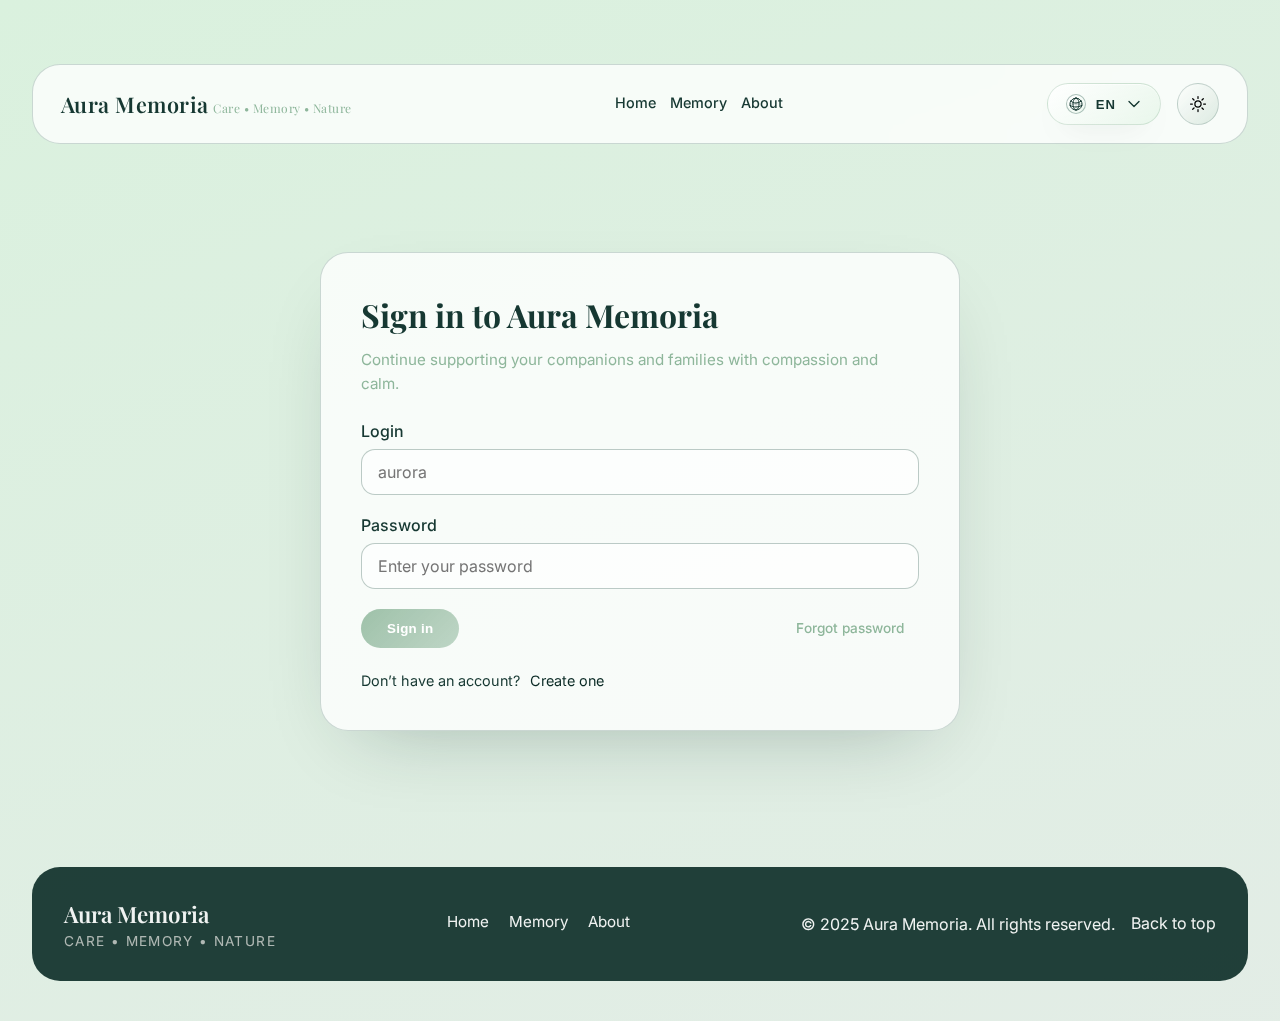
<file: login.html>
<!DOCTYPE html>
<html lang="en" class="no-js">
<head>
  <meta charset="UTF-8" />
  <meta name="viewport" content="width=device-width, initial-scale=1.0" />
  <title>Aura Memoria — Sign in</title>
  <link rel="preconnect" href="https://fonts.googleapis.com" />
  <link rel="preconnect" href="https://fonts.gstatic.com" crossorigin />
  <link
    href="https://fonts.googleapis.com/css2?family=Inter:wght@300;400;500;600&family=Playfair+Display:wght@500;600;700&display=swap"
    rel="stylesheet"
  />
  <link rel="stylesheet" href="assets/styles.css" />
</head>
<body class="theme-light auth-body" data-page="login">
  <div class="page-wrap page-wrap--auth">
    <header class="site-header site-header--simple reveal" id="top">
      <a class="logo-group" href="index.html" aria-label="Aura Memoria home">
        <div class="logo-text">
          <span class="logo-title">Aura Memoria</span>
          <span class="logo-subtitle" data-i18n="header.tagline">Care • Memory • Nature</span>
        </div>
      </a>
      <nav class="site-nav site-nav--compact" aria-label="Main navigation">
        <a href="index.html" data-i18n="header.home">Home</a>
        <a href="memorial.html" data-i18n="nav.memory">Memory</a>
        <a href="about.html" data-i18n="nav.about">About</a>
      </nav>
      <button
        class="header-menu-toggle"
        type="button"
        aria-expanded="false"
        aria-label="Open menu"
        data-i18n-aria-label="header.menuOpen"
        data-mobile-menu-toggle
        aria-controls="mobile-menu"
      >
        <svg aria-hidden="true" xmlns="http://www.w3.org/2000/svg" fill="none" viewBox="0 0 24 24" stroke-width="1.5" stroke="currentColor"><path stroke-linecap="round" stroke-linejoin="round" d="M3.75 6.75h16.5M3.75 12h16.5m-16.5 5.25h16.5" /></svg>
      </button>
      <div class="header-controls">
        <div class="language-menu" data-language-menu>
          <button
            class="language-menu__toggle"
            type="button"
            aria-haspopup="true"
            aria-expanded="false"
            aria-label="Select language"
            data-i18n-aria-label="header.languageToggle"
          >
            <span class="language-menu__globe" aria-hidden="true">
              <svg xmlns="http://www.w3.org/2000/svg" fill="none" viewBox="0 0 24 24" stroke-width="1.5" stroke="currentColor" width="16" height="16"><path stroke-linecap="round" stroke-linejoin="round" d="M12 21a9.004 9.004 0 008.716-6.747M12 21a9.004 9.004 0 01-8.716-6.747M12 21c2.485 0 4.5-4.03 4.5-9S14.485 3 12 3m0 18c-2.485 0-4.5-4.03-4.5-9S9.515 3 12 3m0 0a8.997 8.997 0 017.843 4.582M12 3a8.997 8.997 0 00-7.843 4.582m15.686 0A11.953 11.953 0 0112 10.5c-2.998 0-5.74-1.1-7.843-2.918m15.686 0A8.959 8.959 0 0121 12c0 .778-.099 1.533-.284 2.253m0 0A17.919 17.919 0 0112 16.5c-3.162 0-6.133-.815-8.716-2.247m0 0A9.015 9.015 0 013 12c0-1.605.42-3.113 1.157-4.418" /></svg>
            </span>
            <span class="language-menu__current" data-language-label>EN</span>
            <span class="language-menu__chevron" aria-hidden="true">
              <svg xmlns="http://www.w3.org/2000/svg" fill="none" viewBox="0 0 24 24" stroke-width="2" stroke="currentColor"><path stroke-linecap="round" stroke-linejoin="round" d="M19.5 8.25l-7.5 7.5-7.5-7.5" /></svg>
            </span>
          </button>
          <ul class="language-menu__list" role="menu" hidden>
            <li>
              <button
                type="button"
                role="menuitemradio"
                aria-checked="false"
                class="language-menu__option"
                data-lang="en"
                data-label="EN"
              >
                English
              </button>
            </li>
            <li>
              <button
                type="button"
                role="menuitemradio"
                aria-checked="false"
                class="language-menu__option"
                data-lang="ru"
                data-label="RU"
              >
                Русский
              </button>
            </li>
            <li>
              <button
                type="button"
                role="menuitemradio"
                aria-checked="false"
                class="language-menu__option"
                data-lang="tr"
                data-label="TR"
              >
                Türkçe
              </button>
            </li>
            <li>
              <button
                type="button"
                role="menuitemradio"
                aria-checked="false"
                class="language-menu__option"
                data-lang="de"
                data-label="DE"
              >
                Deutsch
              </button>
            </li>
          </ul>
        </div>
        <button class="theme-toggle" id="theme-toggle" aria-label="Toggle theme" type="button">
          <span class="theme-toggle__icon theme-toggle__icon--sun" aria-hidden="true">
            <svg xmlns="http://www.w3.org/2000/svg" fill="none" viewBox="0 0 24 24" stroke-width="1.5" stroke="currentColor"><path stroke-linecap="round" stroke-linejoin="round" d="M12 3v2.25m6.364.386l-1.591 1.591M21 12h-2.25m-.386 6.364l-1.591-1.591M12 18.75V21m-4.773-4.227l-1.591 1.591M5.25 12H3m4.227-4.773L5.636 5.636M15.75 12a3.75 3.75 0 11-7.5 0 3.75 3.75 0 017.5 0z" /></svg>
          </span>
          <span class="theme-toggle__icon theme-toggle__icon--moon" aria-hidden="true">
            <svg xmlns="http://www.w3.org/2000/svg" fill="none" viewBox="0 0 24 24" stroke-width="1.5" stroke="currentColor"><path stroke-linecap="round" stroke-linejoin="round" d="M21.752 15.002A9.718 9.718 0 0118 15.75c-5.385 0-9.75-4.365-9.75-9.75 0-1.33.266-2.597.748-3.752A9.753 9.753 0 003 11.25C3 16.635 7.365 21 12.75 21a9.753 9.753 0 009.002-5.998z" /></svg>
          </span>
        </button>
        <a
          class="btn btn--header btn--outline"
          href="dashboard.html"
          data-i18n="header.dashboard"
          data-auth-visible="signed-in"
          data-role-visible="user"
          hidden
        >
          Personal cabinet
        </a>
        <a
          class="btn btn--header btn--outline"
          href="admin.html"
          data-i18n="header.adminPanel"
          data-auth-visible="signed-in"
          data-role-visible="admin"
          hidden
        >
          Admin panel
        </a>
        <button
          class="header-link header-link--muted"
          type="button"
          data-action="logout"
          data-i18n="header.logout"
          data-auth-visible="signed-in"
          hidden
        >
          Sign out
        </button>
      </div>
    </header>

    <main class="auth-main reveal" aria-labelledby="login-title">
      <section class="auth-card">
        <header class="auth-card__header">
          <h1 class="auth-card__title" id="login-title" data-i18n="login.title">Sign in to Aura Memoria</h1>
          <p class="auth-card__subtitle" data-i18n="login.subtitle">
            Continue supporting your companions and families with compassion and calm.
          </p>
        </header>
        <form class="auth-card__form" data-form="login" novalidate>
          <div class="form-group">
            <label for="login-username" data-i18n="login.loginLabel">Login</label>
            <input
              id="login-username"
              name="login"
              type="text"
              autocomplete="username"
              placeholder="aurora"
              required
              data-i18n-placeholder="login.loginPlaceholder"
            />
          </div>
          <div class="form-group">
            <label for="login-password" data-i18n="login.passwordLabel">Password</label>
            <input
              id="login-password"
              name="password"
              type="password"
              autocomplete="current-password"
              placeholder="Enter your password"
              required
              data-i18n-placeholder="login.passwordPlaceholder"
            />
          </div>
          <div class="auth-card__actions">
            <button class="btn btn--primary" type="submit" data-i18n="login.submit">Sign in</button>
            <a class="header-link header-link--muted" href="#" data-i18n="login.forgot">Forgot password</a>
          </div>
        </form>
        <p class="auth-card__switch">
          <span data-i18n="login.switchPrompt">Don’t have an account?</span>
          <a href="register.html" data-i18n="login.switchLink">Create one</a>
        </p>
      </section>
    </main>

    <footer class="site-footer site-footer--simple reveal">
      <div class="site-footer__inner">
        <div class="footer-brand">
          <span class="logo-title">Aura Memoria</span>
          <span class="logo-subtitle" data-i18n="header.tagline">Care • Memory • Nature</span>
        </div>
        <nav class="footer-nav" aria-label="Footer">
          <a href="index.html" data-i18n="header.home">Home</a>
          <a href="memorial.html" data-i18n="nav.memory">Memory</a>
          <a href="about.html" data-i18n="nav.about">About</a>
        </nav>
        <div class="footer-meta">
          <p data-i18n="footer.copy">© 2025 Aura Memoria. All rights reserved.</p>
          <a class="footer-link" href="#top" data-scroll-top data-i18n="footer.backToTop">Back to top</a>
        </div>
      </div>
    </footer>
  </div>
  <div class="mobile-menu-layer" data-mobile-menu-root>
    <div class="mobile-menu__overlay" data-mobile-menu-overlay data-mobile-menu-close hidden></div>
    <div class="mobile-menu" id="mobile-menu" data-mobile-menu hidden aria-hidden="true">
      <div class="mobile-menu__panel">
        <button
          class="mobile-menu__close"
          type="button"
          aria-label="Close menu"
          data-i18n-aria-label="header.menuClose"
          data-mobile-menu-close
          data-mobile-menu-initial
        >
          <svg aria-hidden="true" xmlns="http://www.w3.org/2000/svg" fill="none" viewBox="0 0 24 24" stroke-width="1.5" stroke="currentColor"><path stroke-linecap="round" stroke-linejoin="round" d="M6 18L18 6M6 6l12 12" /></svg>
        </button>
        <nav class="mobile-menu__nav" aria-label="Mobile navigation">
          <a href="index.html" data-i18n="header.home" data-mobile-menu-link>Home</a>
          <a href="memorial.html" data-i18n="nav.memory" data-mobile-menu-link>Memory</a>
          <a href="about.html" data-i18n="nav.about" data-mobile-menu-link>About</a>
        </nav>
        <div class="mobile-menu__actions">
          <a
            class="btn btn--header"
            href="login.html"
            data-i18n="header.login"
            data-auth-visible="signed-out"
            data-mobile-menu-link
          >
            Sign in
          </a>
          <a
            class="btn btn--header btn--outline"
            href="dashboard.html"
            data-i18n="header.dashboard"
            data-auth-visible="signed-in"
            data-role-visible="user"
            data-mobile-menu-link
            hidden
          >
            Personal cabinet
          </a>
          <a
            class="btn btn--header btn--outline"
            href="admin.html"
            data-i18n="header.adminPanel"
            data-auth-visible="signed-in"
            data-role-visible="admin"
            data-mobile-menu-link
            hidden
          >
            Admin panel
          </a>
          <button
            class="header-link header-link--muted mobile-menu__logout"
            type="button"
            data-action="logout"
            data-i18n="header.logout"
            data-auth-visible="signed-in"
            data-mobile-menu-link
            hidden
          >
            Sign out
          </button>
        </div>
      </div>
    </div>
  </div>

  <script src="assets/scripts.js" defer></script>
</body>
</html>
</file>
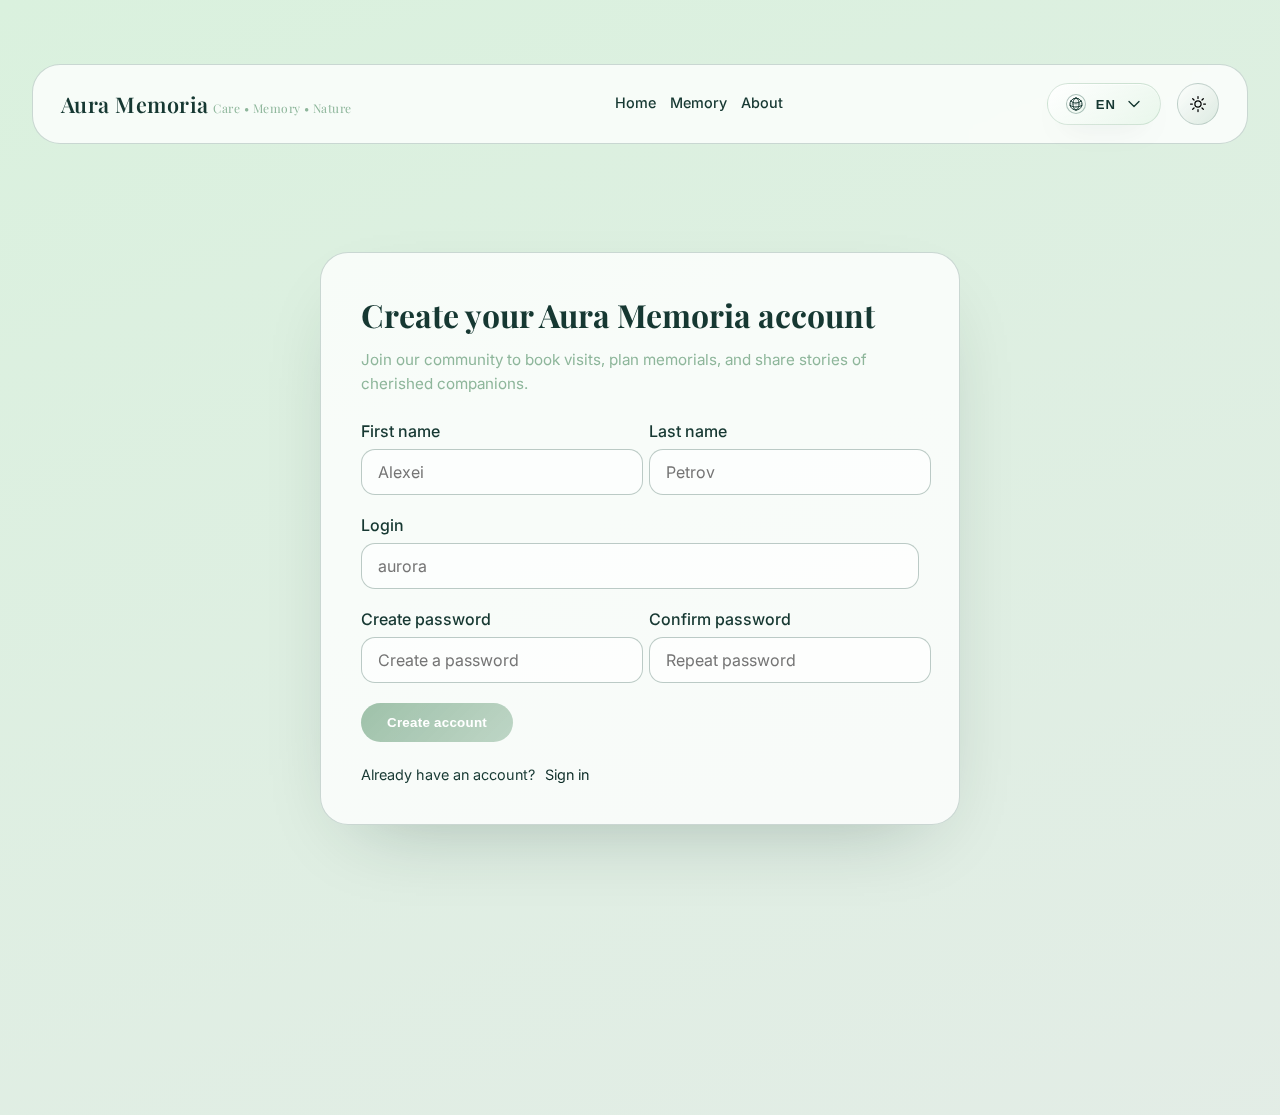
<file: register.html>
<!DOCTYPE html>
<html lang="en" class="no-js">
<head>
  <meta charset="UTF-8" />
  <meta name="viewport" content="width=device-width, initial-scale=1.0" />
  <title>Aura Memoria — Create account</title>
  <link rel="preconnect" href="https://fonts.googleapis.com" />
  <link rel="preconnect" href="https://fonts.gstatic.com" crossorigin />
  <link
    href="https://fonts.googleapis.com/css2?family=Inter:wght@300;400;500;600&family=Playfair+Display:wght@500;600;700&display=swap"
    rel="stylesheet"
  />
  <link rel="stylesheet" href="assets/styles.css" />
</head>
<body class="theme-light auth-body" data-page="register">
  <div class="page-wrap page-wrap--auth">
    <header class="site-header site-header--simple reveal" id="top">
      <a class="logo-group" href="index.html" aria-label="Aura Memoria home">
        <div class="logo-text">
          <span class="logo-title">Aura Memoria</span>
          <span class="logo-subtitle" data-i18n="header.tagline">Care • Memory • Nature</span>
        </div>
      </a>
      <nav class="site-nav site-nav--compact" aria-label="Main navigation">
        <a href="index.html" data-i18n="header.home">Home</a>
        <a href="memorial.html" data-i18n="nav.memory">Memory</a>
        <a href="about.html" data-i18n="nav.about">About</a>
      </nav>
      <button
        class="header-menu-toggle"
        type="button"
        aria-expanded="false"
        aria-label="Open menu"
        data-i18n-aria-label="header.menuOpen"
        data-mobile-menu-toggle
        aria-controls="mobile-menu"
      >
        <svg aria-hidden="true" xmlns="http://www.w3.org/2000/svg" fill="none" viewBox="0 0 24 24" stroke-width="1.5" stroke="currentColor"><path stroke-linecap="round" stroke-linejoin="round" d="M3.75 6.75h16.5M3.75 12h16.5m-16.5 5.25h16.5" /></svg>
      </button>
      <div class="header-controls">
        <div class="language-menu" data-language-menu>
          <button
            class="language-menu__toggle"
            type="button"
            aria-haspopup="true"
            aria-expanded="false"
            aria-label="Select language"
            data-i18n-aria-label="header.languageToggle"
          >
            <span class="language-menu__globe" aria-hidden="true">
              <svg xmlns="http://www.w3.org/2000/svg" fill="none" viewBox="0 0 24 24" stroke-width="1.5" stroke="currentColor" width="16" height="16"><path stroke-linecap="round" stroke-linejoin="round" d="M12 21a9.004 9.004 0 008.716-6.747M12 21a9.004 9.004 0 01-8.716-6.747M12 21c2.485 0 4.5-4.03 4.5-9S14.485 3 12 3m0 18c-2.485 0-4.5-4.03-4.5-9S9.515 3 12 3m0 0a8.997 8.997 0 017.843 4.582M12 3a8.997 8.997 0 00-7.843 4.582m15.686 0A11.953 11.953 0 0112 10.5c-2.998 0-5.74-1.1-7.843-2.918m15.686 0A8.959 8.959 0 0121 12c0 .778-.099 1.533-.284 2.253m0 0A17.919 17.919 0 0112 16.5c-3.162 0-6.133-.815-8.716-2.247m0 0A9.015 9.015 0 013 12c0-1.605.42-3.113 1.157-4.418" /></svg>
            </span>
            <span class="language-menu__current" data-language-label>EN</span>
            <span class="language-menu__chevron" aria-hidden="true">
              <svg xmlns="http://www.w3.org/2000/svg" fill="none" viewBox="0 0 24 24" stroke-width="2" stroke="currentColor"><path stroke-linecap="round" stroke-linejoin="round" d="M19.5 8.25l-7.5 7.5-7.5-7.5" /></svg>
            </span>
          </button>
          <ul class="language-menu__list" role="menu" hidden>
            <li>
              <button
                type="button"
                role="menuitemradio"
                aria-checked="false"
                class="language-menu__option"
                data-lang="en"
                data-label="EN"
              >
                English
              </button>
            </li>
            <li>
              <button
                type="button"
                role="menuitemradio"
                aria-checked="false"
                class="language-menu__option"
                data-lang="ru"
                data-label="RU"
              >
                Русский
              </button>
            </li>
            <li>
              <button
                type="button"
                role="menuitemradio"
                aria-checked="false"
                class="language-menu__option"
                data-lang="tr"
                data-label="TR"
              >
                Türkçe
              </button>
            </li>
            <li>
              <button
                type="button"
                role="menuitemradio"
                aria-checked="false"
                class="language-menu__option"
                data-lang="de"
                data-label="DE"
              >
                Deutsch
              </button>
            </li>
          </ul>
        </div>
        <button class="theme-toggle" id="theme-toggle" aria-label="Toggle theme" type="button">
          <span class="theme-toggle__icon theme-toggle__icon--sun" aria-hidden="true">
            <svg xmlns="http://www.w3.org/2000/svg" fill="none" viewBox="0 0 24 24" stroke-width="1.5" stroke="currentColor"><path stroke-linecap="round" stroke-linejoin="round" d="M12 3v2.25m6.364.386l-1.591 1.591M21 12h-2.25m-.386 6.364l-1.591-1.591M12 18.75V21m-4.773-4.227l-1.591 1.591M5.25 12H3m4.227-4.773L5.636 5.636M15.75 12a3.75 3.75 0 11-7.5 0 3.75 3.75 0 017.5 0z" /></svg>
          </span>
          <span class="theme-toggle__icon theme-toggle__icon--moon" aria-hidden="true">
            <svg xmlns="http://www.w3.org/2000/svg" fill="none" viewBox="0 0 24 24" stroke-width="1.5" stroke="currentColor"><path stroke-linecap="round" stroke-linejoin="round" d="M21.752 15.002A9.718 9.718 0 0118 15.75c-5.385 0-9.75-4.365-9.75-9.75 0-1.33.266-2.597.748-3.752A9.753 9.753 0 003 11.25C3 16.635 7.365 21 12.75 21a9.753 9.753 0 009.002-5.998z" /></svg>
          </span>
        </button>
        <a
          class="btn btn--header btn--outline"
          href="dashboard.html"
          data-i18n="header.dashboard"
          data-auth-visible="signed-in"
          data-role-visible="user"
          hidden
        >
          Personal cabinet
        </a>
        <a
          class="btn btn--header btn--outline"
          href="admin.html"
          data-i18n="header.adminPanel"
          data-auth-visible="signed-in"
          data-role-visible="admin"
          hidden
        >
          Admin panel
        </a>
        <button
          class="header-link header-link--muted"
          type="button"
          data-action="logout"
          data-i18n="header.logout"
          data-auth-visible="signed-in"
          hidden
        >
          Sign out
        </button>
      </div>
    </header>

    <main class="auth-main reveal" aria-labelledby="register-title">
      <section class="auth-card">
        <header class="auth-card__header">
          <h1 class="auth-card__title" id="register-title" data-i18n="register.title">Create your Aura Memoria account</h1>
          <p class="auth-card__subtitle" data-i18n="register.subtitle">
            Join our community to book visits, plan memorials, and share stories of cherished companions.
          </p>
        </header>
        <form class="auth-card__form" data-form="register" novalidate>
          <div class="form-row">
            <div class="form-group">
              <label for="register-first" data-i18n="register.firstNameLabel">First name</label>
              <input
                id="register-first"
                name="firstName"
                type="text"
                autocomplete="given-name"
                placeholder="Alexei"
                required
                data-i18n-placeholder="register.firstNamePlaceholder"
              />
            </div>
            <div class="form-group">
              <label for="register-last" data-i18n="register.lastNameLabel">Last name</label>
              <input
                id="register-last"
                name="lastName"
                type="text"
                autocomplete="family-name"
                placeholder="Petrov"
                required
                data-i18n-placeholder="register.lastNamePlaceholder"
              />
            </div>
          </div>
          <div class="form-group">
            <label for="register-login" data-i18n="register.loginLabel">Login</label>
            <input
              id="register-login"
              name="login"
              type="text"
              autocomplete="username"
              placeholder="aurora"
              required
              minlength="3"
              data-i18n-placeholder="register.loginPlaceholder"
            />
          </div>
          <div class="form-row">
            <div class="form-group">
              <label for="register-password" data-i18n="register.passwordLabel">Create password</label>
              <input
                id="register-password"
                name="password"
                type="password"
                autocomplete="new-password"
                placeholder="Create a password"
                required
                data-i18n-placeholder="register.passwordPlaceholder"
              />
            </div>
            <div class="form-group">
              <label for="register-confirm" data-i18n="register.confirmLabel">Confirm password</label>
              <input
                id="register-confirm"
                name="confirm"
                type="password"
                autocomplete="new-password"
                placeholder="Repeat password"
                required
                data-i18n-placeholder="register.confirmPlaceholder"
              />
            </div>
          </div>
          <div class="auth-card__actions">
            <button class="btn btn--primary" type="submit" data-i18n="register.submit">Create account</button>
          </div>
        </form>
        <p class="auth-card__switch">
          <span data-i18n="register.switchPrompt">Already have an account?</span>
          <a href="login.html" data-i18n="register.switchLink">Sign in</a>
        </p>
      </section>
    </main>

    <footer class="site-footer site-footer--simple reveal">
      <div class="site-footer__inner">
        <div class="footer-brand">
          <span class="logo-title">Aura Memoria</span>
          <span class="logo-subtitle" data-i18n="header.tagline">Care • Memory • Nature</span>
        </div>
        <nav class="footer-nav" aria-label="Footer">
          <a href="index.html" data-i18n="header.home">Home</a>
          <a href="memorial.html" data-i18n="nav.memory">Memory</a>
          <a href="about.html" data-i18n="nav.about">About</a>
        </nav>
        <div class="footer-meta">
          <p data-i18n="footer.copy">© 2025 Aura Memoria. All rights reserved.</p>
          <a class="footer-link" href="#top" data-scroll-top data-i18n="footer.backToTop">Back to top</a>
        </div>
      </div>
    </footer>
  </div>
  <div class="mobile-menu-layer" data-mobile-menu-root>
    <div class="mobile-menu__overlay" data-mobile-menu-overlay data-mobile-menu-close hidden></div>
    <div class="mobile-menu" id="mobile-menu" data-mobile-menu hidden aria-hidden="true">
      <div class="mobile-menu__panel">
        <button
          class="mobile-menu__close"
          type="button"
          aria-label="Close menu"
          data-i18n-aria-label="header.menuClose"
          data-mobile-menu-close
          data-mobile-menu-initial
        >
          <svg aria-hidden="true" xmlns="http://www.w3.org/2000/svg" fill="none" viewBox="0 0 24 24" stroke-width="1.5" stroke="currentColor"><path stroke-linecap="round" stroke-linejoin="round" d="M6 18L18 6M6 6l12 12" /></svg>
        </button>
        <nav class="mobile-menu__nav" aria-label="Mobile navigation">
          <a href="index.html" data-i18n="header.home" data-mobile-menu-link>Home</a>
          <a href="memorial.html" data-i18n="nav.memory" data-mobile-menu-link>Memory</a>
          <a href="about.html" data-i18n="nav.about" data-mobile-menu-link>About</a>
        </nav>
        <div class="mobile-menu__actions">
          <a
            class="btn btn--header"
            href="login.html"
            data-i18n="header.login"
            data-auth-visible="signed-out"
            data-mobile-menu-link
          >
            Sign in
          </a>
          <a
            class="btn btn--header btn--outline"
            href="dashboard.html"
            data-i18n="header.dashboard"
            data-auth-visible="signed-in"
            data-role-visible="user"
            data-mobile-menu-link
            hidden
          >
            Personal cabinet
          </a>
          <a
            class="btn btn--header btn--outline"
            href="admin.html"
            data-i18n="header.adminPanel"
            data-auth-visible="signed-in"
            data-role-visible="admin"
            data-mobile-menu-link
            hidden
          >
            Admin panel
          </a>
          <button
            class="header-link header-link--muted mobile-menu__logout"
            type="button"
            data-action="logout"
            data-i18n="header.logout"
            data-auth-visible="signed-in"
            data-mobile-menu-link
            hidden
          >
            Sign out
          </button>
        </div>
      </div>
    </div>
  </div>

  <script src="assets/scripts.js" defer></script>
</body>
</html>
</file>
<file: assets/styles.css>
:root {
  color-scheme: light;
  font-family: 'Inter', sans-serif;
  --font-serif: 'Playfair Display', serif;
  --font-sans: 'Inter', sans-serif;
  --color-base: #8eb69b;
  --color-deep: #235347;
  --color-light: rgba(255, 255, 255, 0.9);
  --color-dark: #163832;
  --color-gold: #0b2b26;
  --color-surface: rgba(255, 255, 255, 0.78);
  --color-backdrop: #daf1de;
  --color-border: rgba(35, 83, 71, 0.22);
  --shadow-soft: 0 30px 80px -40px rgba(11, 43, 38, 0.32);
  --radius-large: 28px;
  --radius-medium: 20px;
  --radius-small: 14px;
  --radius-full: 999px;
  --transition-base: 0.4s ease;
}

:root.dark {
  color-scheme: dark;
  --color-base: #69818d;
  --color-deep: #5a636a;
  --color-light: #afb3b7;
  --color-dark: #132e35;
  --color-gold: #69818d;
  --color-surface: rgba(19, 46, 53, 0.78);
  --color-backdrop: #0d1f23;
  --color-border: rgba(90, 99, 106, 0.28);
  --shadow-soft: 0 30px 80px -40px rgba(13, 31, 35, 0.6);
}

* {
  box-sizing: border-box;
  margin: 0;
  padding: 0;
}

html {
  scroll-behavior: smooth;
}

[hidden] {
  display: none !important;
}

body {
  font-family: var(--font-sans);
  min-height: 100vh;
  background: linear-gradient(160deg, var(--color-backdrop), rgba(142, 182, 155, 0.25));
  color: var(--color-dark);
  transition: background 0.6s ease, color 0.6s ease;
  overflow-x: hidden;
}

body.is-authenticated [data-auth-visible="signed-out"] {
  display: none !important;
}

body:not(.is-authenticated) [data-auth-visible="signed-in"] {
  display: none !important;
}

body.theme-dark {
  background: radial-gradient(circle at 20% 20%, rgba(105, 129, 141, 0.18), transparent 60%),
              linear-gradient(160deg, #0d1f23, #132e35);
  color: var(--color-light);
}

body::before {
  content: '';
  position: fixed;
  inset: 0;
  background: url('https://images.unsplash.com/photo-1441974231531-c6227db76b6e?auto=format&fit=crop&w=1600&q=80') center/cover no-repeat;
  opacity: 0.1;
  filter: blur(5px) saturate(105%);
  z-index: -2;
  transition: opacity 0.8s ease, filter 0.8s ease;
}

body.theme-dark::before {
  opacity: 0.16;
  filter: grayscale(35%) blur(5px);
}

.page-wrap {
  max-width: 1320px;
  margin: 0 auto;
  padding: 60px 32px 48px;
}

.page-wrap--auth {
  width: 100%;
  max-width: 1320px;
  min-height: 100vh;
  display: flex;
  flex-direction: column;
  gap: 32px;
  margin: 0 auto;
  padding: 48px 32px 40px;
}

.auth-body {
  display: flex;
  justify-content: center;
}

.site-header--simple {
  position: static;
  top: auto;
  margin-top: 16px;
}

.auth-main {
  flex: 1;
  display: flex;
  align-items: center;
  justify-content: center;
  padding: 16px 0 24px;
}

.auth-card {
  width: 100%;
  max-width: 640px;
  margin: 0 auto;
  background: var(--color-surface);
  border-radius: var(--radius-large);
  border: 1px solid var(--color-border);
  box-shadow: var(--shadow-soft);
  padding: 40px;
  display: grid;
  gap: 24px;
}

.auth-card__header {
  display: grid;
  gap: 12px;
}

.auth-card__title {
  font-family: var(--font-serif);
  font-size: 2rem;
}

.auth-card__subtitle {
  color: var(--color-base);
  font-size: 0.95rem;
  line-height: 1.6;
}

.auth-card__form {
  display: grid;
  gap: 20px;
}

.auth-card__actions {
  display: flex;
  align-items: center;
  justify-content: space-between;
  gap: 16px;
  flex-wrap: wrap;
}

.auth-card__switch {
  display: flex;
  align-items: center;
  gap: 10px;
  font-size: 0.9rem;
  flex-wrap: wrap;
}

.auth-card__switch a {
  color: var(--color-gold);
  text-decoration: none;
  border-bottom: 1px solid transparent;
  transition: border-color var(--transition-base);
}

.auth-card__switch a:hover,
.auth-card__switch a:focus-visible {
  border-color: rgba(142, 182, 155, 0.5);
}

.form-row {
  display: grid;
  grid-template-columns: repeat(2, minmax(0, 1fr));
  gap: 18px;
}

.site-footer--simple {
  margin-top: auto;
}

body.theme-dark .auth-card {
  background: rgba(45, 74, 83, 0.7);
}

body.theme-dark .auth-card__subtitle {
  color: rgba(175, 179, 183, 0.75);
}

.site-header {
  display: flex;
  align-items: center;
  justify-content: space-between;
  gap: 32px;
  padding: 18px 28px;
  background: var(--color-surface);
  border-radius: var(--radius-large);
  backdrop-filter: blur(18px);
  border: 1px solid var(--color-border);
  box-shadow: var(--shadow-soft);
  position: sticky;
  top: 32px;
  z-index: 20;
}

.logo-group {
  display: flex;
  align-items: center;
  gap: 16px;
  font-family: var(--font-serif);
  letter-spacing: 0.03em;
  text-decoration: none;
  color: inherit;
  cursor: pointer;
}

.logo-group:focus-visible {
  outline: 2px solid var(--color-gold);
  outline-offset: 4px;
  border-radius: 24px;
}

.logo-mark {
  width: 48px;
  height: 48px;
  border-radius: 16px;
  background: linear-gradient(135deg, rgba(142, 182, 155, 0.18), rgba(142, 182, 155, 0.65));
  display: grid;
  place-items: center;
  font-size: 24px;
  color: var(--color-gold);
  box-shadow: inset 0 1px 0 rgba(255, 255, 255, 0.35);
}

.logo-title {
  font-size: 1.35rem;
  font-weight: 600;
}

.logo-subtitle {
  font-size: 0.75rem;
  color: var(--color-base);
}

.site-nav {
  display: flex;
  gap: 20px;
  font-weight: 500;
}

.site-nav--compact {
  gap: 14px;
  font-size: 0.9rem;
}

.site-nav a {
  position: relative;
  text-decoration: none;
  color: inherit;
  padding-bottom: 4px;
  transition: color var(--transition-base);
}

.site-nav a::after {
  content: '';
  position: absolute;
  left: 0;
  bottom: 0;
  width: 100%;
  height: 2px;
  background: linear-gradient(90deg, transparent, var(--color-gold), transparent);
  transform: scaleX(0);
  transform-origin: center;
  transition: transform var(--transition-base);
}

.site-nav a:hover::after,
.site-nav a:focus-visible::after {
  transform: scaleX(1);
}

.header-controls {
  display: flex;
  align-items: center;
  gap: 16px;
  flex-wrap: wrap;
  justify-content: flex-end;
}

.header-menu-toggle {
  display: none;
  align-items: center;
  justify-content: center;
  flex-direction: column;
  gap: 5px;
  width: 44px;
  height: 44px;
  border-radius: var(--radius-full);
  border: 1px solid var(--color-border);
  background: rgba(142, 182, 155, 0.12);
  box-shadow: inset 0 1px 0 rgba(255, 255, 255, 0.35);
  cursor: pointer;
  transition: background var(--transition-base), border-color var(--transition-base);
  flex-shrink: 0;
}

.header-menu-toggle svg {
  width: 24px;
  height: 24px;
  color: var(--color-dark);
  transition: color var(--transition-base);
}

body.theme-dark .header-menu-toggle {
  background: rgba(19, 46, 53, 0.6);
  border-color: rgba(105, 129, 141, 0.45);
  box-shadow: inset 0 1px 0 rgba(224, 225, 221, 0.25);
}

body.theme-dark .header-menu-toggle svg {
  color: var(--color-light);
}

.header-menu-toggle:focus-visible,
.header-menu-toggle:hover {
  background: rgba(142, 182, 155, 0.2);
  border-color: rgba(142, 182, 155, 0.45);
}

body.theme-dark .header-menu-toggle:focus-visible,
body.theme-dark .header-menu-toggle:hover {
  background: rgba(45, 74, 83, 0.7);
}

.mobile-menu {
  position: fixed;
  inset: 0;
  display: flex;
  justify-content: flex-end;
  align-items: flex-start;
  opacity: 0;
  pointer-events: none;
  transition: opacity 200ms ease;
  z-index: 1500;
}

.mobile-menu__overlay {
  position: fixed;
  inset: 0;
  background: rgba(11, 43, 38, 0.45);
  backdrop-filter: blur(2px);
  opacity: 0;
  pointer-events: none;
  transition: opacity 200ms ease;
  cursor: pointer;
  z-index: 1400;
}

.mobile-menu__overlay.is-visible {
  opacity: 1;
  pointer-events: auto;
}

body.theme-dark .mobile-menu__overlay {
  background: rgba(11, 24, 28, 0.6);
}

.mobile-menu__panel {
  position: relative;
  width: min(320px, 84vw);
  margin: 24px;
  background: rgba(255, 255, 255, 0.96);
  border-radius: var(--radius-large);
  border: 1px solid var(--color-border);
  box-shadow: 0 28px 60px -32px rgba(11, 43, 38, 0.42);
  padding: 28px;
  display: flex;
  flex-direction: column;
  gap: 24px;
  transform: translateY(-12px);
  opacity: 0;
  transition: transform 200ms ease, opacity 200ms ease;
  z-index: 1;
  max-height: calc(100vh - 48px);
  overflow-y: auto;
}

body.theme-dark .mobile-menu__panel {
  background: rgba(19, 46, 53, 0.94);
  border-color: rgba(105, 129, 141, 0.4);
  box-shadow: 0 28px 60px -32px rgba(13, 31, 35, 0.6);
}

.mobile-menu__close {
  position: absolute;
  top: 18px;
  right: 18px;
  width: 36px;
  height: 36px;
  display: inline-flex;
  align-items: center;
  justify-content: center;
  border-radius: var(--radius-full);
  border: 1px solid transparent;
  background: transparent;
  cursor: pointer;
  transition: background var(--transition-base), border-color var(--transition-base);
}

.mobile-menu__close svg {
  width: 24px;
  height: 24px;
  color: var(--color-dark);
  transition: color var(--transition-base);
}

body.theme-dark .mobile-menu__close svg {
  color: var(--color-light);
}

.mobile-menu__close:focus-visible,
.mobile-menu__close:hover {
  background: rgba(142, 182, 155, 0.2);
  border-color: rgba(142, 182, 155, 0.35);
}

body.theme-dark .mobile-menu__close:focus-visible,
body.theme-dark .mobile-menu__close:hover {
  background: rgba(45, 74, 83, 0.7);
  border-color: rgba(105, 129, 141, 0.45);
}

.mobile-menu__nav,
.mobile-menu__actions {
  display: flex;
  flex-direction: column;
  gap: 16px;
}

.mobile-menu__nav a,
.mobile-menu__actions .btn,
.mobile-menu__logout {
  min-height: 44px;
}

.mobile-menu__nav a {
  font-size: 1.05rem;
  font-weight: 500;
  text-decoration: none;
  color: inherit;
  padding: 10px 0;
  border-bottom: 1px solid rgba(142, 182, 155, 0.3);
  transition: color var(--transition-base);
}

.mobile-menu__nav a:last-child {
  border-bottom: none;
}

.mobile-menu__nav a:hover,
.mobile-menu__nav a:focus-visible {
  color: var(--color-gold);
}

.mobile-menu__actions .btn {
  width: 100%;
  justify-content: center;
}

.mobile-menu__logout {
  width: 100%;
  display: inline-flex;
  align-items: center;
  justify-content: center;
}

.mobile-menu.is-visible {
  opacity: 1;
  pointer-events: auto;
}

.mobile-menu.is-visible .mobile-menu__panel {
  transform: translateY(0);
  opacity: 1;
}

body.has-open-mobile-menu {
  overflow: hidden;
  overscroll-behavior: contain;
}

.header-link {
  font-size: 0.85rem;
  padding: 6px 14px;
  border-radius: 999px;
  text-decoration: none;
  color: var(--color-dark);
  border: 1px solid transparent;
  transition: background var(--transition-base), color var(--transition-base), border-color var(--transition-base);
}

body.theme-dark .header-link {
  color: var(--color-light);
}

.header-link:hover,
.header-link:focus-visible {
  background: rgba(142, 182, 155, 0.18);
  border-color: rgba(142, 182, 155, 0.25);
  color: var(--color-dark);
}

body.theme-dark .header-link:hover,
body.theme-dark .header-link:focus-visible {
  color: var(--color-light);
}

.header-link--muted {
  color: var(--color-base);
  font-weight: 500;
  transition: color var(--transition-base);
}

body.theme-dark .header-link--muted {
  color: rgba(175, 179, 183, 0.6);
}

body.theme-dark .header-link--muted:hover,
body.theme-dark .header-link--muted:focus-visible {
  color: rgba(224, 225, 221, 0.82);
}

body.theme-dark .header-link--muted:active {
  color: rgba(105, 129, 141, 0.8);
}

.language-menu {
  position: relative;
  isolation: isolate;
}

.language-menu::after {
  content: '';
  position: absolute;
  inset: -12px -16px -16px;
  border-radius: 26px;
  background: radial-gradient(circle at top, rgba(11, 43, 38, 0.1), transparent 70%);
  opacity: 0;
  transform: scale(0.92);
  transition: opacity var(--transition-base), transform var(--transition-base);
  pointer-events: none;
  z-index: 10;
}

.language-menu.is-open::after {
  opacity: 1;
  transform: scale(1);
}

.language-menu__toggle {
  display: inline-flex;
  align-items: center;
  gap: 10px;
  padding: 10px 18px;
  border-radius: 999px;
  border: 1px solid rgba(142, 182, 155, 0.35);
  background: linear-gradient(140deg, rgba(255, 255, 255, 0.92), rgba(218, 241, 222, 0.6));
  font-size: 0.82rem;
  cursor: pointer;
  color: inherit;
  box-shadow: 0 12px 30px -20px rgba(11, 43, 38, 0.65), inset 0 1px 0 rgba(255, 255, 255, 0.6);
  backdrop-filter: blur(14px);
  transition: transform var(--transition-base), background var(--transition-base), border-color var(--transition-base),
    box-shadow var(--transition-base);
}

.language-menu__globe {
  width: 20px;
  height: 20px;
  border-radius: 50%;
  border: 1px solid rgba(35, 83, 71, 0.35);
  background: radial-gradient(circle at 30% 30%, rgba(255, 255, 255, 0.8), rgba(218, 241, 222, 0.35));
  box-shadow: inset 0 1px 1px rgba(255, 255, 255, 0.55);
  position: relative;
  display: inline-flex;
  align-items: center;
  justify-content: center;
}

.language-menu__globe::before,
.language-menu__globe::after {
  content: '';
  position: absolute;
  inset: 50% auto auto 50%;
  transform: translate(-50%, -50%);
  width: 70%;
  height: 1px;
  background: rgba(11, 43, 38, 0.25);
  border-radius: 999px;
}

.language-menu__globe::after {
  transform: translate(-50%, -50%) rotate(90deg);
  opacity: 0.6;
}

.language-menu__current {
  font-weight: 600;
  letter-spacing: 0.08em;
  text-transform: uppercase;
}

.language-menu__chevron {
  display: inline-flex;
  align-items: center;
  transition: transform var(--transition-base);
}

.language-menu__chevron svg {
  width: 16px;
  height: 16px;
}

body.theme-dark .language-menu__toggle {
  background: linear-gradient(150deg, rgba(45, 74, 83, 0.65), rgba(19, 46, 53, 0.6));
  box-shadow: 0 12px 32px -20px rgba(13, 31, 35, 0.8), inset 0 1px 0 rgba(175, 179, 183, 0.15);
}

body.theme-dark .language-menu__globe {
  border-color: rgba(175, 179, 183, 0.25);
  background: radial-gradient(circle at 35% 30%, rgba(175, 179, 183, 0.8), rgba(45, 74, 83, 0.35));
  box-shadow: inset 0 1px 1px rgba(175, 179, 183, 0.2);
}

body.theme-dark .language-menu__globe::before,
body.theme-dark .language-menu__globe::after {
  background: rgba(175, 179, 183, 0.35);
}


.language-menu__toggle:hover,
.language-menu__toggle:focus-visible {
  transform: translateY(-2px);
  background: linear-gradient(140deg, rgba(255, 255, 255, 0.98), rgba(218, 241, 222, 0.75));
  border-color: rgba(142, 182, 155, 0.55);
  color: var(--color-dark);
}

body.theme-dark .language-menu__toggle:hover,
body.theme-dark .language-menu__toggle:focus-visible {
  color: var(--color-light);
}

.language-menu.is-open .language-menu__chevron {
  transform: rotate(180deg);
}

.language-menu__list {
  position: absolute;
  right: 0;
  top: calc(100% + 12px);
  display: grid;
  gap: 6px;
  background: rgba(255, 255, 255, 0.95);
  border-radius: var(--radius-large);
  border: 1px solid rgba(142, 182, 155, 0.35);
  box-shadow: 0 24px 60px -32px rgba(11, 43, 38, 0.85);
  padding: 16px;
  min-width: 200px;
  opacity: 0;
  transform: translateY(8px) scale(0.96);
  pointer-events: none;
  transition: opacity 220ms ease, transform 220ms ease;
  z-index: 24;
  backdrop-filter: blur(18px);
  list-style: none;
  margin: 0;
}

.language-menu__list.is-visible {
  opacity: 1;
  transform: translateY(0) scale(1);
  pointer-events: auto;
}

.language-menu.is-closing .language-menu__list {
  opacity: 0;
  transform: translateY(8px) scale(0.96);
}

.language-menu__list::before {
  content: '';
  position: absolute;
  inset: 0;
  border-radius: inherit;
  background: linear-gradient(160deg, rgba(142, 182, 155, 0.08), transparent 70%);
  pointer-events: none;
}

body.theme-dark .language-menu__list {
  background: rgba(45, 74, 83, 0.92);
  border-color: rgba(105, 129, 141, 0.3);
  box-shadow: 0 24px 60px -32px rgba(13, 31, 35, 0.9);
}

.language-menu__option {
  width: 100%;
  border: none;
  background: none;
  text-align: left;
  padding: 12px 14px;
  border-radius: var(--radius-small);
  font-size: 0.92rem;
  cursor: pointer;
  color: var(--color-dark);
  display: flex;
  align-items: center;
  gap: 10px;
  transition: background 220ms ease, color 220ms ease;
}

.language-menu__option.is-active,
.language-menu__option:hover,
.language-menu__option:focus-visible {
  background: rgba(142, 182, 155, 0.2);
  color: var(--color-dark);
}

body.theme-dark .language-menu__option {
  color: rgba(175, 179, 183, 0.95);
}

body.theme-dark .language-menu__option.is-active,
body.theme-dark .language-menu__option:hover,
body.theme-dark .language-menu__option:focus-visible {
  color: rgba(224, 225, 221, 0.92);
}

.theme-toggle {
  width: 42px;
  height: 42px;
  border-radius: 50%;
  border: 1px solid var(--color-border);
  background: linear-gradient(135deg, rgba(255, 255, 255, 0.6), rgba(142, 182, 155, 0.25));
  display: grid;
  place-items: center;
  cursor: pointer;
  position: relative;
  overflow: hidden;
  transition: transform var(--transition-base);
}

body.theme-dark .theme-toggle {
  background: linear-gradient(135deg, rgba(45, 74, 83, 0.6), rgba(19, 46, 53, 0.6));
}

.theme-toggle:hover {
  transform: translateY(-2px);
}

.theme-toggle__icon {
  position: absolute;
  opacity: 0;
  transition: opacity 0.4s ease;
  display: inline-flex;
  align-items: center;
  justify-content: center;
}

.theme-toggle__icon svg {
  width: 20px;
  height: 20px;
}

.theme-toggle__icon--sun {
  opacity: 1;
}

body.theme-dark .theme-toggle__icon--sun {
  opacity: 0;
}

body.theme-dark .theme-toggle__icon--moon {
  opacity: 1;
}

main {
  display: flex;
  flex-direction: column;
  gap: 72px;
  margin-top: 60px;
}

.hero {
  position: relative;
  display: grid;
  grid-template-columns: repeat(auto-fit, minmax(280px, 1fr));
  gap: 40px;
  padding: 72px;
  border-radius: var(--radius-large);
  overflow: hidden;
  background: var(--color-surface);
  border: 1px solid var(--color-border);
  box-shadow: var(--shadow-soft);
}

.hero__background {
  position: absolute;
  inset: 0;
  background: linear-gradient(135deg, rgba(218, 241, 222, 0.5), rgba(142, 182, 155, 0.2));
  mix-blend-mode: soft-light;
  opacity: 0.9;
  pointer-events: none;
}

body.theme-dark .hero__background {
  background: linear-gradient(135deg, rgba(45, 74, 83, 0.45), rgba(19, 46, 53, 0.7));
}

.hero__content {
  position: relative;
  z-index: 1;
  display: flex;
  flex-direction: column;
  gap: 24px;
}

.hero__content h1 {
  font-family: var(--font-serif);
  font-size: clamp(2.4rem, 4vw, 3.8rem);
  line-height: 1.2;
  color: var(--color-dark);
}

body.theme-dark .hero__content h1 {
  color: var(--color-light);
}

.hero__content p {
  font-size: 1.05rem;
  line-height: 1.7;
  color: var(--color-deep);
  max-width: 540px;
}

body.theme-dark .hero__content p {
  color: rgba(175, 179, 183, 0.8);
}

.hero__actions {
  display: flex;
  flex-wrap: wrap;
  gap: 16px;
}

.hero__visual {
  position: relative;
  height: 320px;
}

.hero__circle {
  position: absolute;
  border-radius: 50%;
  background: radial-gradient(circle, rgba(142, 182, 155, 0.45), transparent 70%);
  filter: blur(0.3px);
  opacity: 0.6;
  animation: float 10s ease-in-out infinite;
}

.hero__circle--one {
  width: 320px;
  height: 320px;
  top: -20px;
  right: -60px;
}

.hero__circle--two {
  width: 220px;
  height: 220px;
  bottom: -60px;
  left: 20px;
  animation-delay: -4s;
}

.hero__silhouette {
  position: absolute;
  inset: 20px 60px 20px 40px;
  background: linear-gradient(180deg, rgba(11, 43, 38, 0.05), rgba(11, 43, 38, 0.4));
  border-radius: 40% 60% 55% 45% / 55% 40% 60% 45%;
  filter: blur(0.5px);
  opacity: 0.7;
  animation: slow-breathe 12s ease-in-out infinite;
}

body.theme-dark .hero__silhouette {
  background: linear-gradient(180deg, rgba(175, 179, 183, 0.08), rgba(19, 46, 53, 0.55));
}

.section-header {
  display: flex;
  flex-direction: column;
  gap: 12px;
  max-width: 620px;
}

.section-kicker {
  letter-spacing: 0.2em;
  text-transform: uppercase;
  font-size: 0.75rem;
  color: var(--color-base);
}

.section-header h2 {
  font-family: var(--font-serif);
  font-size: clamp(2rem, 3vw, 2.8rem);
  color: var(--color-dark);
}

body.theme-dark .section-header h2 {
  color: var(--color-light);
}

.services__grid {
  display: grid;
  gap: 28px;
  grid-template-columns: repeat(auto-fit, minmax(240px, 1fr));
}

.service-card {
  position: relative;
  padding: 32px;
  border-radius: var(--radius-medium);
  background: var(--color-surface);
  border: 1px solid var(--color-border);
  box-shadow: var(--shadow-soft);
  display: grid;
  gap: 16px;
  color: var(--color-dark);
  text-decoration: none;
  transition: transform var(--transition-base), box-shadow var(--transition-base);
}

body.theme-dark .service-card {
  color: var(--color-light);
}

.service-card::after {
  content: '';
  position: absolute;
  inset: 0;
  border-radius: inherit;
  background: linear-gradient(135deg, transparent, rgba(142, 182, 155, 0.25));
  opacity: 0;
  transition: opacity var(--transition-base);
  pointer-events: none;
}

.service-card:hover,
.service-card:focus-within {
  transform: translateY(-6px);
  box-shadow: 0 30px 60px -40px rgba(11, 43, 38, 0.45);
}

.service-card:hover::after,
.service-card:focus-within::after {
  opacity: 1;
}

.service-card__icon {
  margin-bottom: 18px;
  display: inline-flex;
}

.service-card__icon svg {
  width: 32px;
  height: 32px;
  color: var(--color-deep);
}

body.theme-dark .service-card__icon svg {
  color: var(--color-light);
}

.service-card h3 {
  font-family: var(--font-serif);
  font-size: 1.4rem;
  margin-bottom: 12px;
}

.service-card p {
  line-height: 1.7;
  color: var(--color-deep);
}

.service-card__link {
  margin-top: 18px;
  display: inline-flex;
  align-items: center;
  gap: 10px;
  font-size: 0.78rem;
  text-transform: uppercase;
  letter-spacing: 0.12em;
  font-weight: 600;
  color: rgba(22, 56, 50, 0.8);
  transition: color var(--transition-base);
}

.service-card__link::after {
  content: '→';
  font-size: 0.85rem;
  transition: transform var(--transition-base);
}

.service-card:hover .service-card__link::after,
.service-card:focus-within .service-card__link::after {
  transform: translateX(4px);
}

body.theme-dark .service-card__link {
  color: rgba(224, 225, 221, 0.8);
}

body.theme-dark .service-card p {
  color: rgba(175, 179, 183, 0.75);
}

.highlight {
  position: relative;
  overflow: hidden;
  border-radius: var(--radius-large);
  background: linear-gradient(135deg, rgba(142, 182, 155, 0.35), rgba(255, 255, 255, 0.8));
  border: 1px solid var(--color-border);
  box-shadow: var(--shadow-soft);
  padding: 64px 72px;
}

body.theme-dark .highlight {
  background: linear-gradient(135deg, rgba(45, 74, 83, 0.6), rgba(19, 46, 53, 0.85));
}

.highlight::before {
  content: '';
  position: absolute;
  inset: -120px -80px;
  background: radial-gradient(circle at 20% 30%, rgba(142, 182, 155, 0.5), transparent 70%);
  opacity: 0.6;
  animation: slow-pulse 16s ease-in-out infinite;
}

.highlight__content {
  position: relative;
  z-index: 1;
  max-width: 560px;
  color: inherit;
}

.highlight__content h2 {
  font-family: var(--font-serif);
  font-size: clamp(1.9rem, 3vw, 2.6rem);
  line-height: 1.4;
  margin-bottom: 18px;
}

.highlight__content p {
  line-height: 1.7;
  margin-bottom: 24px;
}

.stories__list {
  display: grid;
  grid-template-columns: repeat(auto-fit, minmax(240px, 1fr));
  gap: 24px;
}

.story-card {
  background: var(--color-surface);
  border-radius: var(--radius-medium);
  border: 1px solid var(--color-border);
  padding: 28px;
  box-shadow: var(--shadow-soft);
  display: flex;
  flex-direction: column;
  gap: 16px;
  transition: transform var(--transition-base);
}

.story-card:hover {
  transform: translateY(-4px);
}

.story-card h3 {
  font-family: var(--font-serif);
  font-size: 1.25rem;
}

.story-card p {
  line-height: 1.6;
  color: var(--color-deep);
}

.link-more {
  align-self: flex-start;
  background: none;
  border: none;
  color: var(--color-gold);
  font-weight: 600;
  letter-spacing: 0.02em;
  cursor: pointer;
  transition: color var(--transition-base);
}

.link-more:hover,
.link-more:focus-visible {
  color: var(--color-dark);
}

body.theme-dark .link-more:hover,
body.theme-dark .link-more:focus-visible {
  color: var(--color-light);
}

.contact__layout {
  display: grid;
  grid-template-columns: repeat(auto-fit, minmax(260px, 1fr));
  gap: 36px;
  align-items: start;
}

.contact__details {
  display: grid;
  gap: 24px;
}

.detail h3 {
  font-family: var(--font-serif);
  margin-bottom: 8px;
}

.detail a {
  color: inherit;
  text-decoration: none;
  border-bottom: 1px solid transparent;
  transition: border-color var(--transition-base), color var(--transition-base);
}

.detail a:hover,
.detail a:focus-visible {
  border-color: rgba(142, 182, 155, 0.6);
  color: var(--color-gold);
}

.contact__form {
  background: var(--color-surface);
  border-radius: var(--radius-large);
  border: 1px solid var(--color-border);
  padding: 32px;
  box-shadow: var(--shadow-soft);
  display: grid;
  gap: 20px;
}

.form-group {
  display: grid;
  gap: 8px;
}

.form-group label {
  font-weight: 500;
}

.form-group input,
.form-group textarea {
  border-radius: var(--radius-small);
  border: 1px solid rgba(35, 83, 71, 0.3);
  padding: 12px 16px;
  font: inherit;
  background: rgba(255, 255, 255, 0.6);
  transition: border-color var(--transition-base), box-shadow var(--transition-base), background var(--transition-base);
}

body.theme-dark .form-group input,
body.theme-dark .form-group textarea {
  background: rgba(19, 46, 53, 0.5);
  border: 1px solid rgba(175, 179, 183, 0.2);
  color: inherit;
}

.form-group input:focus,
.form-group textarea:focus {
  outline: none;
  border-color: rgba(142, 182, 155, 0.8);
  box-shadow: 0 0 0 3px rgba(142, 182, 155, 0.25);
}

.btn {
  display: inline-flex;
  align-items: center;
  justify-content: center;
  gap: 8px;
  border-radius: 999px;
  padding: 12px 26px;
  font-weight: 600;
  letter-spacing: 0.02em;
  border: none;
  cursor: pointer;
  transition: transform var(--transition-base), box-shadow var(--transition-base), background var(--transition-base), color var(--transition-base);
  text-decoration: none;
}

.btn--header {
  padding: 10px 18px;
  font-size: 0.85rem;
  background: rgba(142, 182, 155, 0.15);
  color: var(--color-dark);
  border: 1px solid rgba(142, 182, 155, 0.35);
}

.btn--header:hover,
.btn--header:focus-visible {
  background: rgba(142, 182, 155, 0.28);
}

body.theme-dark .btn--header {
  color: var(--color-light);
  background: rgba(45, 74, 83, 0.3);
  border-color: rgba(105, 129, 141, 0.45);
}

body.theme-dark .btn--header:hover,
body.theme-dark .btn--header:focus-visible {
  background: rgba(105, 129, 141, 0.38);
}

.btn--header-cta {
  background: linear-gradient(135deg, rgba(142, 182, 155, 0.92), rgba(35, 83, 71, 0.85));
  color: rgba(255, 255, 255, 0.92);
  border: 1px solid rgba(35, 83, 71, 0.4);
  box-shadow: 0 16px 28px -18px rgba(35, 83, 71, 0.6), inset 0 1px 0 rgba(255, 255, 255, 0.18);
}

.btn--header-cta:hover,
.btn--header-cta:focus-visible {
  transform: translateY(-2px);
  box-shadow: 0 22px 32px -18px rgba(35, 83, 71, 0.65);
}

body.theme-dark .btn--header-cta {
  background: linear-gradient(135deg, rgba(105, 129, 141, 0.72), rgba(41, 66, 76, 0.82));
  border-color: rgba(105, 129, 141, 0.5);
  color: rgba(224, 225, 221, 0.92);
  box-shadow: 0 16px 28px -18px rgba(11, 24, 28, 0.8), inset 0 1px 0 rgba(224, 225, 221, 0.12);
}

body.theme-dark .btn--header-cta:hover,
body.theme-dark .btn--header-cta:focus-visible {
  box-shadow: 0 22px 34px -18px rgba(11, 24, 28, 0.85);
}

.btn--primary {
  background: linear-gradient(135deg, rgba(142, 182, 155, 0.85), rgba(142, 182, 155, 0.55));
  color: #fff;
  box-shadow: 0 20px 35px -20px rgba(142, 182, 155, 0.6);
}

.btn--primary:hover {
  transform: translateY(-3px);
  box-shadow: 0 25px 45px -20px rgba(142, 182, 155, 0.75);
}

.btn--ghost {
  background: rgba(255, 255, 255, 0.5);
  color: var(--color-dark);
  border: 1px solid rgba(142, 182, 155, 0.4);
}

body.theme-dark .btn--ghost {
  background: rgba(19, 46, 53, 0.5);
  color: var(--color-light);
}

.btn--ghost:hover {
  background: rgba(142, 182, 155, 0.18);
}

.btn--danger {
  border: 1px solid rgba(163, 82, 82, 0.35);
  background: rgba(163, 82, 82, 0.18);
  color: #7a2b2b;
}

.btn--danger:hover,
.btn--danger:focus-visible {
  background: rgba(163, 82, 82, 0.28);
}

body.theme-dark .btn--danger {
  color: rgba(255, 230, 230, 0.85);
  border-color: rgba(163, 82, 82, 0.45);
  background: rgba(163, 82, 82, 0.22);
}

.btn--outline {
  background: transparent;
  border: 1px solid rgba(142, 182, 155, 0.6);
  color: inherit;
}

.btn--outline:hover {
  background: rgba(142, 182, 155, 0.12);
}

.site-footer {
  margin-top: 80px;
  padding: 32px;
  border-radius: var(--radius-large);
  background: rgba(11, 43, 38, 0.9);
  color: #f0f3f2;
}

body.theme-dark .site-footer {
  background: rgba(19, 46, 53, 0.9);
}

.site-footer__inner {
  display: flex;
  align-items: center;
  justify-content: space-between;
  gap: 24px;
  flex-wrap: wrap;
}

.footer-brand {
  display: flex;
  flex-direction: column;
  gap: 4px;
  font-family: var(--font-serif);
}

.footer-brand .logo-title {
  font-size: 1.4rem;
}

.footer-brand .logo-subtitle {
  font-family: var(--font-sans);
  font-size: 0.85rem;
  letter-spacing: 0.1em;
  text-transform: uppercase;
  color: rgba(224, 225, 221, 0.75);
}

.footer-nav {
  display: flex;
  gap: 20px;
  flex-wrap: wrap;
  font-size: 0.95rem;
}

.footer-nav a {
  color: inherit;
  text-decoration: none;
  position: relative;
  padding-bottom: 4px;
  transition: color var(--transition-base);
}

.footer-nav a::after {
  content: '';
  position: absolute;
  left: 0;
  bottom: 0;
  width: 100%;
  height: 1px;
  background: rgba(224, 225, 221, 0);
  transition: background var(--transition-base);
}

.footer-nav a:hover::after,
.footer-nav a:focus-visible::after {
  background: rgba(224, 225, 221, 0.45);
}

.footer-nav a:hover,
.footer-nav a:focus-visible {
  color: rgba(218, 241, 222, 0.85);
}

.footer-meta {
  display: flex;
  align-items: center;
  gap: 16px;
  flex-wrap: wrap;
}

.footer-link {
  color: inherit;
  text-decoration: none;
  border-bottom: 1px solid transparent;
  transition: border-color var(--transition-base), color var(--transition-base);
}

.footer-link:hover,
.footer-link:focus-visible {
  border-color: rgba(218, 241, 222, 0.65);
  color: rgba(218, 241, 222, 0.85);
}

.reveal {
  opacity: 0;
  transform: translateY(24px);
  transition: opacity 0.8s ease, transform 0.8s ease;
}

.reveal.is-visible {
  opacity: 1;
  transform: translateY(0);
}

.visually-hidden {
  position: absolute;
  width: 1px;
  height: 1px;
  padding: 0;
  margin: -1px;
  overflow: hidden;
  clip: rect(0 0 0 0);
  white-space: nowrap;
  border: 0;
}

.dashboard-main,
.clinic-main,
.memorial-main,
.memorial-detail,
.about-main {
  display: flex;
  flex-direction: column;
  gap: 64px;
  margin-top: 60px;
}

.dashboard-hero,
.clinic-hero,
.memorial-hero,
.memorial-detail__hero,
.about-hero {
  display: grid;
  gap: 36px;
  border-radius: var(--radius-large);
  border: 1px solid var(--color-border);
  background: var(--color-surface);
  box-shadow: var(--shadow-soft);
  padding: 48px;
  align-items: stretch;
}

.dashboard-hero,
.memorial-hero,
.memorial-detail__hero,
.about-hero {
  grid-template-columns: minmax(0, 1fr) minmax(260px, 360px);
}

.clinic-hero {
  grid-template-columns: minmax(0, 1fr) minmax(260px, 420px);
  position: relative;
  overflow: hidden;
}

.about-hero {
  grid-template-columns: minmax(0, 420px) minmax(320px, 1fr);
  position: relative;
  overflow: hidden;
  background: linear-gradient(140deg, rgba(218, 241, 222, 0.94), rgba(142, 182, 155, 0.42));
}

body.theme-dark .about-hero {
  background: linear-gradient(140deg, rgba(19, 46, 53, 0.84), rgba(105, 129, 141, 0.32));
  border-color: rgba(105, 129, 141, 0.35);
}

body.theme-dark .dashboard-hero,
body.theme-dark .clinic-hero,
body.theme-dark .memorial-hero,
body.theme-dark .memorial-detail__hero {
  background: rgba(45, 74, 83, 0.75);
}

.dashboard-hero__content,
.clinic-hero__content,
.memorial-hero__content,
.memorial-detail__content,
.about-hero__text {
  display: grid;
  gap: 20px;
}

.about-details {
  display: grid;
  gap: 32px;
}

.about-details__grid {
  display: grid;
  grid-template-columns: repeat(3, minmax(0, 1fr));
  gap: 24px;
}

.about-details__card {
  display: grid;
  gap: 12px;
  padding: 28px;
  border-radius: var(--radius-medium);
  background: rgba(255, 255, 255, 0.82);
  border: 1px solid rgba(35, 83, 71, 0.15);
  box-shadow: 0 24px 48px -36px rgba(11, 43, 38, 0.35);
  transition: transform 0.5s ease, box-shadow 0.5s ease;
}

.about-details__card:hover,
.about-details__card:focus-within {
  transform: translateY(-6px);
  box-shadow: 0 36px 64px -40px rgba(11, 43, 38, 0.4);
}

.about-details__card h3 {
  font-family: var(--font-serif);
  font-size: 1.35rem;
}

.about-details__card p {
  font-size: 1rem;
  line-height: 1.65;
  color: rgba(22, 56, 50, 0.8);
}

body.theme-dark .about-details__card {
  background: rgba(19, 46, 53, 0.72);
  border-color: rgba(105, 129, 141, 0.2);
  box-shadow: 0 24px 48px -36px rgba(13, 31, 35, 0.55);
}

body.theme-dark .about-details__card p {
  color: rgba(175, 179, 183, 0.85);
}

.dashboard-hero__content h1,
.clinic-hero__content h1,
.memorial-hero__content h1,
.memorial-detail__content h1,
.about-hero__text h1 {
  font-family: var(--font-serif);
  font-size: clamp(2rem, 3.4vw, 2.8rem);
}

.about-hero__text p {
  font-size: 1.05rem;
  line-height: 1.7;
}

.about-hero__quote {
  font-family: var(--font-serif);
  font-size: 1.3rem;
  line-height: 1.6;
  color: var(--color-base);
}

body.theme-dark .about-hero__quote {
  color: rgba(175, 179, 183, 0.9);
}

.about-hero__image {
  position: relative;
  display: grid;
  justify-items: center;
  align-items: center;
  filter: saturate(105%);
}

.about-hero__image img {
  width: 100%;
  max-width: 520px;
  border-radius: calc(var(--radius-large) - 6px);
  transform: translate3d(0, var(--parallax-offset, 0px), 0);
  transition: transform 0.6s ease;
  filter: drop-shadow(0 30px 60px rgba(11, 43, 38, 0.25));
  mask-image: radial-gradient(circle at 50% 50%, rgba(0, 0, 0, 0.95) 65%, rgba(0, 0, 0, 0) 100%);
  -webkit-mask-image: radial-gradient(circle at 50% 50%, rgba(0, 0, 0, 0.95) 65%, rgba(0, 0, 0, 0) 100%);
}

body.theme-dark .about-hero__image img {
  filter: drop-shadow(0 30px 60px rgba(11, 43, 38, 0.35));
}

.about-hero__caption {
  margin-top: 16px;
  font-size: 0.92rem;
  color: rgba(22, 56, 50, 0.72);
}

body.theme-dark .about-hero__caption {
  color: rgba(175, 179, 183, 0.75);
}

.dashboard-hero__card {
  display: grid;
  gap: 16px;
  align-content: start;
  padding: 28px;
  border-radius: var(--radius-medium);
  background: rgba(255, 255, 255, 0.7);
  border: 1px solid var(--color-border);
  box-shadow: var(--shadow-soft);
}

body.theme-dark .dashboard-hero__card {
  background: rgba(19, 46, 53, 0.6);
}

.dashboard-hero__date {
  font-size: 1.1rem;
  font-weight: 600;
  color: var(--color-gold);
}

.dashboard-hero__note {
  color: var(--color-base);
  line-height: 1.6;
}

body.theme-dark .dashboard-hero__note {
  color: rgba(175, 179, 183, 0.75);
}

.dashboard-grid {
  display: grid;
  gap: 28px;
  grid-template-columns: repeat(auto-fit, minmax(300px, 1fr));
}

.dashboard-card {
  display: grid;
  gap: 18px;
  padding: 32px;
  border-radius: var(--radius-large);
  border: 1px solid var(--color-border);
  background: var(--color-surface);
  box-shadow: var(--shadow-soft);
}

body.theme-dark .dashboard-card {
  background: rgba(45, 74, 83, 0.7);
}

.dashboard-card__title {
  font-family: var(--font-serif);
  font-size: 1.4rem;
}

.dashboard-card__list {
  display: grid;
  gap: 16px;
}

.dashboard-card__list--grid {
  grid-template-columns: repeat(auto-fit, minmax(220px, 1fr));
  column-gap: 24px;
}

.dashboard-card__list div {
  display: flex;
  align-items: center;
  justify-content: space-between;
  gap: 16px;
}

.dashboard-card__list--grid div {
  flex-direction: column;
  align-items: flex-start;
  gap: 6px;
  padding: 12px 16px;
  border-radius: var(--radius-medium);
  background: rgba(255, 255, 255, 0.08);
}

body.theme-dark .dashboard-card__list--grid div {
  background: rgba(19, 46, 53, 0.35);
}

.dashboard-card__list dt {
  font-size: 0.85rem;
  text-transform: uppercase;
  letter-spacing: 0.12em;
  color: var(--color-base);
}

.dashboard-card__list dd {
  font-weight: 600;
}

.timeline {
  list-style: none;
  display: grid;
  gap: 20px;
}

.timeline__date {
  font-size: 0.85rem;
  letter-spacing: 0.1em;
  text-transform: uppercase;
  color: var(--color-gold);
}

.timeline__content {
  display: grid;
  gap: 8px;
}

.timeline__content h3 {
  font-family: var(--font-serif);
  font-size: 1.1rem;
}

.timeline__content p,
.insight-list li,
.memorial-hero__content p,
.memorial-detail__content p,
.memorial-detail__story p {
  line-height: 1.7;
  color: var(--color-deep);
}

body.theme-dark .timeline__content p,
body.theme-dark .insight-list li,
body.theme-dark .memorial-hero__content p,
body.theme-dark .memorial-detail__content p,
body.theme-dark .memorial-detail__story p {
  color: rgba(175, 179, 183, 0.78);
}

.insight-list {
  list-style: none;
  display: grid;
  gap: 14px;
}

.insight-list li {
  position: relative;
  padding-left: 22px;
}

.insight-list li::before {
  content: '•';
  position: absolute;
  left: 0;
  top: 0.4em;
  color: var(--color-gold);
}

.btn--inline {
  background: none;
  border: none;
  color: var(--color-gold);
  padding: 0;
  font-weight: 600;
  letter-spacing: 0.04em;
  cursor: pointer;
  transition: color var(--transition-base);
}

.btn--inline:hover,
.btn--inline:focus-visible {
  color: var(--color-dark);
}

body.theme-dark .btn--inline:hover,
body.theme-dark .btn--inline:focus-visible {
  color: var(--color-light);
}

.clinic-hero__visual {
  position: relative;
  border-radius: var(--radius-large);
  overflow: hidden;
  box-shadow: var(--shadow-soft);
}

.clinic-hero__gradient {
  position: absolute;
  inset: 0;
  background: linear-gradient(160deg, rgba(142, 182, 155, 0.35), rgba(142, 182, 155, 0.25));
  mix-blend-mode: soft-light;
}

.clinic-hero__visual img {
  width: 100%;
  height: 100%;
  object-fit: cover;
}

.clinic-hero__actions {
  display: flex;
  flex-wrap: wrap;
  gap: 16px;
}

.doctor {
  display: grid;
  gap: 36px;
  grid-template-columns: minmax(260px, 380px) minmax(0, 1fr);
  align-items: center;
}

.doctor__portrait {
  border-radius: var(--radius-large);
  overflow: hidden;
  box-shadow: var(--shadow-soft);
}

.doctor__portrait img {
  width: 100%;
  height: 100%;
  object-fit: cover;
}

.doctor__bio {
  display: grid;
  gap: 18px;
}

.doctor__role {
  font-size: 0.95rem;
  letter-spacing: 0.08em;
  text-transform: uppercase;
  color: var(--color-base);
}

.doctor__list {
  list-style: none;
  display: grid;
  gap: 12px;
}

.doctor__list li {
  display: flex;
  align-items: center;
  gap: 12px;
  line-height: 1.6;
}

.doctor__list li::before {
  content: '';
  display: inline-block;
  width: 6px;
  height: 6px;
  border-radius: 50%;
  background: var(--color-gold);
  flex-shrink: 0;
}

.clinic-extras {
  display: grid;
  gap: 32px;
}

.clinic-extras__grid {
  display: grid;
  gap: 24px;
  grid-template-columns: repeat(auto-fit, minmax(220px, 1fr));
}

.clinic-extras__grid article {
  padding: 24px;
  border-radius: var(--radius-medium);
  border: 1px solid var(--color-border);
  background: rgba(255, 255, 255, 0.65);
  box-shadow: var(--shadow-soft);
  display: grid;
  gap: 12px;
}

body.theme-dark .clinic-extras__grid article {
  background: rgba(19, 46, 53, 0.55);
}

.memorial-hero__visual,
.memorial-detail__portrait {
  border-radius: var(--radius-large);
  overflow: hidden;
  position: relative;
  box-shadow: var(--shadow-soft);
}

.memorial-hero__visual img,
.memorial-detail__portrait img {
  width: 100%;
  height: 100%;
  object-fit: cover;
}

.memorial-hero__info {
  display: flex;
  flex-wrap: wrap;
  gap: 12px 18px;
  font-size: 0.9rem;
  color: var(--color-base);
}

body.theme-dark .memorial-hero__info {
  color: rgba(175, 179, 183, 0.75);
}

.memorial-gallery header {
  display: grid;
  gap: 12px;
  margin-bottom: 24px;
}

.memorial-gallery__grid {
  display: grid;
  gap: 24px;
  grid-template-columns: repeat(auto-fit, minmax(220px, 1fr));
}

.memory-card {
  display: grid;
  border-radius: var(--radius-medium);
  overflow: hidden;
  border: 1px solid var(--color-border);
  box-shadow: var(--shadow-soft);
  background: var(--color-surface);
  transition: transform var(--transition-base), box-shadow var(--transition-base);
  text-decoration: none;
  color: inherit;
}

.memory-card:hover,
.memory-card:focus-visible {
  transform: translateY(-6px);
  box-shadow: 0 30px 60px -40px rgba(11, 43, 38, 0.5);
}

.memory-card img {
  width: 100%;
  height: 200px;
  object-fit: cover;
}

.memory-card__body {
  padding: 24px;
  display: grid;
  gap: 8px;
}

.memory-card__body h3 {
  font-family: var(--font-serif);
  font-size: 1.2rem;
}

.memorial-rituals {
  display: grid;
  gap: 28px;
  grid-template-columns: minmax(0, 1fr) minmax(260px, 320px);
  align-items: start;
}

.memorial-rituals__list {
  list-style: none;
  display: grid;
  gap: 12px;
}

.memorial-rituals__list li {
  display: flex;
  align-items: center;
  gap: 12px;
  line-height: 1.6;
}

.memorial-rituals__list li::before {
  content: '';
  display: inline-block;
  width: 6px;
  height: 6px;
  border-radius: 50%;
  background: var(--color-gold);
  flex-shrink: 0;
}

.back-link {
  display: inline-flex;
  align-items: center;
  gap: 8px;
  font-size: 0.9rem;
  letter-spacing: 0.05em;
  text-transform: uppercase;
  color: var(--color-gold);
  text-decoration: none;
}

.back-link:hover,
.back-link:focus-visible {
  color: var(--color-dark);
}

body.theme-dark .back-link:hover,
body.theme-dark .back-link:focus-visible {
  color: var(--color-light);
}

.memorial-detail__story {
  display: grid;
  grid-template-columns: repeat(auto-fit, minmax(260px, 1fr));
  gap: 32px;
  align-items: start;
}

.memorial-detail__column {
  display: grid;
  gap: 18px;
}

.memorial-detail__family {
  font-size: 0.95rem;
  letter-spacing: 0.08em;
  text-transform: uppercase;
  color: var(--color-base);
}

body.theme-dark .memorial-detail__family {
  color: rgba(175, 179, 183, 0.75);
}

.memory-facts {
  list-style: none;
  display: grid;
  gap: 16px;
  padding: 24px;
  border-radius: var(--radius-medium);
  border: 1px solid var(--color-border);
  background: rgba(255, 255, 255, 0.65);
  box-shadow: var(--shadow-soft);
}

.memory-facts span {
  display: block;
  font-size: 0.85rem;
  letter-spacing: 0.12em;
  text-transform: uppercase;
  color: var(--color-base);
  margin-bottom: 6px;
}

.memory-facts strong {
  font-size: 1.05rem;
}

body.theme-dark .memory-facts {
  background: rgba(19, 46, 53, 0.55);
}

.memorial-detail blockquote {
  padding-left: 18px;
  border-left: 3px solid rgba(142, 182, 155, 0.6);
  font-style: italic;
  color: var(--color-base);
}

body.theme-dark .memorial-detail blockquote {
  color: rgba(175, 179, 183, 0.75);
}

.memorial-gallery-detail__grid {
  display: grid;
  gap: 24px;
  grid-template-columns: repeat(auto-fit, minmax(220px, 1fr));
}

.memorial-gallery-detail__grid figure {
  display: grid;
  gap: 12px;
}

.memorial-gallery-detail__grid img {
  width: 100%;
  height: 200px;
  object-fit: cover;
  border-radius: var(--radius-medium);
  box-shadow: var(--shadow-soft);
}

.booking-modal {
  position: fixed;
  inset: 0;
  display: flex;
  align-items: center;
  justify-content: center;
  padding: 24px;
  z-index: 120;
}

.booking-modal__backdrop {
  position: absolute;
  inset: 0;
  background: rgba(11, 43, 38, 0.55);
  backdrop-filter: blur(8px);
}

.booking-modal__dialog {
  position: relative;
  width: min(640px, 100%);
  padding: 36px;
  border-radius: var(--radius-large);
  border: 1px solid var(--color-border);
  background: var(--color-surface);
  box-shadow: 0 40px 90px -50px rgba(11, 43, 38, 0.7);
  display: grid;
  gap: 20px;
  transform: translateY(16px);
  transition: transform 0.4s ease, opacity 0.4s ease;
  opacity: 0;
}

.booking-modal:not([hidden]) .booking-modal__dialog {
  transform: translateY(0);
  opacity: 1;
}

body.theme-dark .booking-modal__dialog {
  background: rgba(45, 74, 83, 0.85);
}

.booking-modal__close {
  position: absolute;
  top: 16px;
  right: 16px;
  border: none;
  background: rgba(142, 182, 155, 0.15);
  width: 36px;
  height: 36px;
  border-radius: 50%;
  font-size: 1.2rem;
  cursor: pointer;
  color: inherit;
  transition: background var(--transition-base), transform var(--transition-base);
}

.booking-modal__close:hover,
.booking-modal__close:focus-visible {
  background: rgba(142, 182, 155, 0.3);
  transform: rotate(90deg);
}

.booking-modal__intro {
  color: var(--color-base);
  line-height: 1.6;
}

body.theme-dark .booking-modal__intro {
  color: rgba(175, 179, 183, 0.75);
}

.appointments-modal {
  position: fixed;
  inset: 0;
  display: flex;
  align-items: center;
  justify-content: center;
  padding: 32px;
  background: rgba(11, 43, 38, 0.2);
  backdrop-filter: blur(6px);
  z-index: 160;
  opacity: 0;
  pointer-events: none;
  transition: opacity 280ms ease;
}

.appointments-modal:not([hidden]) {
  opacity: 1;
  pointer-events: auto;
}

.appointments-modal__backdrop {
  position: absolute;
  inset: 0;
  background: rgba(11, 43, 38, 0.35);
}

.appointments-modal__dialog {
  position: relative;
  max-width: 720px;
  width: min(720px, 100%);
  border-radius: var(--radius-large);
  padding: 32px;
  background: linear-gradient(160deg, rgba(255, 255, 255, 0.96), rgba(218, 241, 222, 0.86));
  box-shadow: 0 32px 80px -48px rgba(11, 43, 38, 0.6);
  overflow: hidden;
}

body.theme-dark .appointments-modal__dialog {
  background: linear-gradient(160deg, rgba(19, 46, 53, 0.92), rgba(13, 31, 35, 0.88));
  box-shadow: 0 32px 80px -48px rgba(13, 31, 35, 0.75);
}

.appointments-modal__header {
  display: flex;
  justify-content: space-between;
  align-items: flex-start;
  gap: 20px;
  margin-bottom: 24px;
}

.appointments-modal__header h2 {
  margin: 0;
  font-family: var(--font-serif);
  font-size: 1.6rem;
}

.appointments-modal__header p {
  margin: 8px 0 0;
  color: rgba(35, 83, 71, 0.75);
}

body.theme-dark .appointments-modal__header p {
  color: rgba(224, 225, 221, 0.7);
}

.appointments-modal__close {
  border: none;
  background: rgba(11, 43, 38, 0.08);
  width: 34px;
  height: 34px;
  border-radius: 50%;
  display: grid;
  place-items: center;
  font-size: 1.2rem;
  cursor: pointer;
  transition: background var(--transition-base), transform var(--transition-base);
}

.appointments-modal__close:hover,
.appointments-modal__close:focus-visible {
  background: rgba(142, 182, 155, 0.25);
  transform: translateY(-1px);
}

.appointments-modal__body {
  display: grid;
  gap: 16px;
  max-height: 420px;
  overflow-y: auto;
  padding-right: 6px;
}

.appointments-modal__empty {
  margin: 0;
  padding: 24px;
  border-radius: var(--radius-medium);
  background: rgba(218, 241, 222, 0.6);
  text-align: center;
  color: rgba(35, 83, 71, 0.75);
}

body.theme-dark .appointments-modal__empty {
  background: rgba(45, 74, 83, 0.35);
  color: rgba(224, 225, 221, 0.7);
}

.appointment-item {
  border-radius: var(--radius-medium);
  background: rgba(218, 241, 222, 0.5);
  padding: 20px;
  display: grid;
  gap: 16px;
  border: 1px solid rgba(142, 182, 155, 0.35);
}

body.theme-dark .appointment-item {
  background: rgba(35, 83, 71, 0.35);
  border-color: rgba(105, 129, 141, 0.35);
}

.appointment-item__header {
  display: flex;
  justify-content: space-between;
  align-items: center;
  gap: 16px;
}

.appointment-item__service {
  font-weight: 600;
}

.status-badge {
  padding: 6px 12px;
  border-radius: 999px;
  font-size: 0.78rem;
  text-transform: uppercase;
  letter-spacing: 0.12em;
  font-weight: 600;
  white-space: nowrap;
}

.status-badge--pending {
  background: rgba(105, 129, 141, 0.22);
  color: #163832;
}

.status-badge--confirmed {
  background: rgba(142, 182, 155, 0.32);
  color: #235347;
}

.status-badge--cancelled {
  background: rgba(163, 82, 82, 0.2);
  color: #7a2b2b;
}

.appointment-item__fields {
  display: grid;
  gap: 12px;
}

.appointment-item__fields label {
  display: flex;
  flex-direction: column;
  gap: 6px;
  font-size: 0.85rem;
  color: rgba(35, 83, 71, 0.8);
}

.appointment-item__fields label span {
  font-size: 0.78rem;
  letter-spacing: 0.05em;
  text-transform: uppercase;
  color: inherit;
}

.appointment-item__fields input {
  border-radius: var(--radius-small);
  border: 1px solid rgba(142, 182, 155, 0.5);
  padding: 10px 12px;
  background: rgba(255, 255, 255, 0.9);
  color: #163832;
}

body.theme-dark .appointment-item__fields label {
  color: rgba(224, 225, 221, 0.7);
}

body.theme-dark .appointment-item__fields input {
  background: rgba(13, 31, 35, 0.75);
  border-color: rgba(105, 129, 141, 0.5);
  color: rgba(224, 225, 221, 0.92);
}

.appointment-item__actions {
  display: flex;
  justify-content: flex-end;
  gap: 12px;
}

.appointment-item__actions .btn {
  min-width: 140px;
}

.appointment-item__actions .btn--danger {
  background: rgba(163, 82, 82, 0.18);
  color: #7a2b2b;
  border: 1px solid rgba(163, 82, 82, 0.35);
}

.appointment-item__actions .btn--danger:hover,
.appointment-item__actions .btn--danger:focus-visible {
  background: rgba(163, 82, 82, 0.28);
}

.booking-form {
  display: grid;
  gap: 20px;
}

body.has-modal {
  overflow: hidden;
}

.toast-stack {
  position: fixed;
  top: 32px;
  right: 32px;
  display: grid;
  gap: 14px;
  z-index: 140;
  pointer-events: none;
}

.toast {
  padding: 14px 22px;
  border-radius: var(--radius-small);
  border: 1px solid rgba(142, 182, 155, 0.4);
  background: rgba(255, 255, 255, 0.9);
  box-shadow: 0 18px 40px -28px rgba(11, 43, 38, 0.6);
  color: var(--color-dark);
  opacity: 0;
  transform: translateY(-12px);
  transition: opacity 0.35s ease, transform 0.35s ease;
  pointer-events: auto;
}

body.theme-dark .toast {
  background: rgba(45, 74, 83, 0.9);
  color: var(--color-light);
  border-color: rgba(105, 129, 141, 0.4);
  box-shadow: 0 18px 40px -26px rgba(19, 46, 53, 0.7);
}

.toast.is-visible {
  opacity: 1;
  transform: translateY(0);
}

@keyframes float {
  0%, 100% {
    transform: translateY(0px) scale(1);
  }
  50% {
    transform: translateY(-12px) scale(1.02);
  }
}

@keyframes slow-breathe {
  0%, 100% {
    transform: scale(1);
    opacity: 0.6;
  }
  50% {
    transform: scale(1.05);
    opacity: 0.8;
  }
}

@keyframes slow-pulse {
  0%, 100% {
    transform: scale(1);
    opacity: 0.45;
  }
  50% {
    transform: scale(1.1);
    opacity: 0.6;
  }
}

@media (max-width: 900px) {
  .header-menu-toggle {
    display: inline-flex;
  }

  .site-nav {
    display: none;
  }

  .header-controls {
    flex: 1;
    justify-content: flex-end;
    gap: 12px;
  }

  .header-controls .btn,
  .header-controls .header-link {
    display: none;
  }
}

@media (max-width: 960px) {
  .site-header {
    flex-wrap: wrap;
    gap: 20px;
  }

  .header-controls {
    justify-content: flex-start;
  }

  .dashboard-hero,
  .clinic-hero,
  .memorial-hero,
  .memorial-detail__hero,
  .about-hero {
    grid-template-columns: 1fr;
    padding: 40px;
  }

  .about-hero__image {
    justify-self: center;
  }

  .about-details__grid {
    grid-template-columns: repeat(2, minmax(0, 1fr));
  }

  .dashboard-hero__card {
    order: -1;
  }

  .clinic-hero__visual,
  .memorial-hero__visual,
  .memorial-detail__portrait {
    height: 320px;
  }

  .doctor {
    grid-template-columns: 1fr;
  }

  .memorial-rituals {
    grid-template-columns: 1fr;
  }

  .page-wrap--auth {
    padding: 40px 28px 32px;
    gap: 24px;
  }

  .auth-card {
    padding: 36px;
  }

  .hero {
    padding: 56px 40px;
  }
}

@media (max-width: 900px) {
  .admin-table {
    min-width: 0;
  }

  .admin-table__wrapper {
    overflow: visible;
  }

  .admin-table tbody {
    display: grid;
    gap: 18px;
  }

  .admin-table__row {
    display: grid;
    gap: 16px;
    padding: 20px;
    border-radius: var(--radius-large);
    border: 1px solid rgba(142, 182, 155, 0.35);
    background: rgba(255, 255, 255, 0.9);
    box-shadow: 0 24px 50px -38px rgba(11, 43, 38, 0.35);
  }

  body.theme-dark .admin-table__row {
    background: rgba(19, 46, 53, 0.82);
    border-color: rgba(105, 129, 141, 0.45);
    box-shadow: 0 24px 50px -38px rgba(11, 24, 28, 0.45);
  }

  .admin-table td {
    border: none;
    padding: 0;
  }

  .admin-table__cell {
    display: flex;
    flex-direction: column;
    gap: 6px;
  }

  .admin-table__cell::before {
    content: attr(data-label);
    font-size: 0.7rem;
    letter-spacing: 0.12em;
    text-transform: uppercase;
    color: rgba(35, 83, 71, 0.6);
  }

  body.theme-dark .admin-table__cell::before {
    color: rgba(224, 225, 221, 0.55);
  }

  .admin-table__cell--secondary {
    display: none;
  }

  .admin-table__row.is-expanded .admin-table__cell--secondary {
    display: flex;
  }

  .admin-table__details-toggle {
    display: inline-flex;
  }

  .admin-actions__menu {
    position: fixed;
    right: 20px;
    left: 20px;
    bottom: 24px;
    top: auto;
    border-radius: var(--radius-large);
  }
}

@media (max-width: 640px) {
  .page-wrap {
    padding: 36px 20px;
  }

  .site-header {
    position: sticky;
    top: 16px;
    z-index: 40;
  }

  .page-wrap--auth {
    padding: 28px 18px 24px;
  }

  .auth-card {
    padding: 28px;
  }

  .auth-card__title {
    font-size: 1.6rem;
  }

  .form-row {
    grid-template-columns: 1fr;
  }

  .hero {
    padding: 42px 28px;
  }

  .site-nav {
    width: 100%;
    justify-content: space-around;
    flex-wrap: wrap;
  }

  .site-nav--compact {
    justify-content: space-between;
  }

  .hero__visual {
    height: 220px;
  }

  .highlight,
  .contact__form {
    padding: 28px;
  }

  .dashboard-main,
  .clinic-main,
  .memorial-main,
  .memorial-detail,
  .about-main {
    gap: 48px;
    margin-top: 48px;
  }

  .dashboard-hero,
  .clinic-hero,
  .memorial-hero,
  .memorial-detail__hero,
  .about-hero {
    padding: 32px;
  }

  .about-details__grid {
    grid-template-columns: 1fr;
  }

  .about-hero__text p {
    font-size: 1rem;
  }

  .about-hero__text,
  .about-hero__caption {
    text-align: center;
  }

  .dashboard-card,
  .dashboard-hero__card,
  .memory-facts,
  .clinic-extras__grid article {
    padding: 24px;
  }

  .booking-modal {
    padding: 12px;
  }

  .booking-modal__dialog {
    padding: 28px;
  }

  .toast-stack {
    top: auto;
    bottom: 24px;
    right: 16px;
    left: 16px;
  }

  .admin-reschedule__dialog {
    padding: 28px;
  }

  .admin-reschedule__actions {
    flex-direction: column;
    align-items: stretch;
  }
}

/* Admin panel */
.admin-main {
  display: flex;
  flex-direction: column;
  gap: 64px;
  margin-top: 60px;
}

.admin-hero {
  background: linear-gradient(150deg, rgba(218, 241, 222, 0.7), rgba(142, 182, 155, 0.35));
  border-radius: var(--radius-large);
  padding: 48px;
  color: #163832;
}

body.theme-dark .admin-hero {
  background: linear-gradient(150deg, rgba(19, 46, 53, 0.85), rgba(35, 83, 71, 0.5));
  color: rgba(224, 225, 221, 0.9);
}

.admin-controls {
  display: flex;
  flex-wrap: wrap;
  gap: 20px;
  background: rgba(255, 255, 255, 0.6);
  padding: 28px;
  border-radius: var(--radius-large);
  border: 1px solid rgba(142, 182, 155, 0.35);
}

body.theme-dark .admin-controls {
  background: rgba(19, 46, 53, 0.6);
  border-color: rgba(105, 129, 141, 0.35);
}

.admin-control {
  flex: 1 1 180px;
  display: flex;
  flex-direction: column;
  gap: 8px;
}

.admin-control label {
  font-size: 0.82rem;
  letter-spacing: 0.08em;
  text-transform: uppercase;
  color: rgba(35, 83, 71, 0.75);
}

body.theme-dark .admin-control label {
  color: rgba(224, 225, 221, 0.7);
}

.admin-control select,
.admin-control input {
  border-radius: var(--radius-small);
  border: 1px solid rgba(142, 182, 155, 0.45);
  padding: 10px 12px;
  background: rgba(255, 255, 255, 0.92);
  color: #163832;
}

body.theme-dark .admin-control select,
body.theme-dark .admin-control input {
  background: rgba(13, 31, 35, 0.75);
  border-color: rgba(105, 129, 141, 0.45);
  color: rgba(224, 225, 221, 0.9);
}

.admin-table-section {
  background: rgba(255, 255, 255, 0.65);
  border-radius: var(--radius-large);
  padding: 32px;
  border: 1px solid rgba(142, 182, 155, 0.35);
  display: grid;
  gap: 24px;
}

body.theme-dark .admin-table-section {
  background: rgba(19, 46, 53, 0.7);
  border-color: rgba(105, 129, 141, 0.35);
}

.admin-table__header h2 {
  margin: 0;
  font-family: var(--font-serif);
  font-size: 1.5rem;
}

.admin-table__header p {
  margin: 8px 0 0;
  color: rgba(35, 83, 71, 0.75);
}

body.theme-dark .admin-table__header p {
  color: rgba(224, 225, 221, 0.7);
}

.admin-table__wrapper {
  overflow-x: auto;
}

.admin-table {
  width: 100%;
  border-collapse: collapse;
  min-width: 780px;
}

.admin-table th,
.admin-table td {
  text-align: left;
  padding: 12px 16px;
  border-bottom: 1px solid rgba(142, 182, 155, 0.25);
}

.admin-table th {
  font-size: 0.78rem;
  letter-spacing: 0.12em;
  text-transform: uppercase;
  color: rgba(35, 83, 71, 0.75);
}

body.theme-dark .admin-table th {
  color: rgba(224, 225, 221, 0.68);
}

.admin-table tbody tr:hover {
  background: rgba(218, 241, 222, 0.45);
}

body.theme-dark .admin-table tbody tr:hover {
  background: rgba(35, 83, 71, 0.35);
}

.admin-table__cell {
  vertical-align: top;
  font-size: 0.95rem;
}

.admin-table__cell--guest {
  min-width: 180px;
}

.admin-table__guest {
  font-weight: 600;
}

.admin-table__guest-login {
  font-size: 0.85rem;
  color: rgba(35, 83, 71, 0.7);
}

body.theme-dark .admin-table__guest-login {
  color: rgba(224, 225, 221, 0.7);
}

.admin-table__cell--secondary {
  color: rgba(35, 83, 71, 0.72);
  font-size: 0.9rem;
  max-width: 240px;
  word-break: break-word;
}

body.theme-dark .admin-table__cell--secondary {
  color: rgba(224, 225, 221, 0.7);
}

.admin-table__cell--datetime {
  min-width: 150px;
}

.admin-table__date {
  font-weight: 600;
}

.admin-table__time {
  color: rgba(35, 83, 71, 0.7);
  margin-top: 4px;
}

body.theme-dark .admin-table__time {
  color: rgba(224, 225, 221, 0.68);
}

.admin-table__cell--actions {
  display: flex;
  flex-direction: column;
  gap: 12px;
  align-items: flex-start;
}

.admin-table__details-toggle {
  display: none;
  align-items: center;
  gap: 6px;
  padding: 6px 14px;
  border-radius: 999px;
  border: 1px solid rgba(142, 182, 155, 0.35);
  background: rgba(142, 182, 155, 0.15);
  font-size: 0.82rem;
  letter-spacing: 0.04em;
  text-transform: uppercase;
  cursor: pointer;
  transition: background var(--transition-base), color var(--transition-base), border-color var(--transition-base);
}

.admin-table__details-toggle:hover,
.admin-table__details-toggle:focus-visible {
  background: rgba(142, 182, 155, 0.28);
  border-color: rgba(142, 182, 155, 0.55);
}

body.theme-dark .admin-table__details-toggle {
  background: rgba(45, 74, 83, 0.35);
  border-color: rgba(105, 129, 141, 0.4);
  color: rgba(224, 225, 221, 0.85);
}

body.theme-dark .admin-table__details-toggle:hover,
body.theme-dark .admin-table__details-toggle:focus-visible {
  background: rgba(105, 129, 141, 0.38);
  border-color: rgba(105, 129, 141, 0.58);
}

.admin-table select,
.admin-table input {
  border-radius: var(--radius-small);
  border: 1px solid rgba(142, 182, 155, 0.35);
  padding: 6px 8px;
  background: rgba(255, 255, 255, 0.92);
  color: #163832;
  font-size: 0.9rem;
}

body.theme-dark .admin-table select,
body.theme-dark .admin-table input {
  background: rgba(13, 31, 35, 0.75);
  border-color: rgba(105, 129, 141, 0.35);
  color: rgba(224, 225, 221, 0.9);
}

.admin-table__status {
  display: inline-flex;
  align-items: center;
  gap: 8px;
}

.admin-reschedule {
  position: fixed;
  inset: 0;
  display: grid;
  place-items: center;
  padding: 32px 20px;
  z-index: 80;
}

.admin-reschedule[hidden] {
  display: none;
}

.admin-reschedule__backdrop {
  position: absolute;
  inset: 0;
  background: rgba(13, 31, 35, 0.45);
  backdrop-filter: blur(6px);
}

.admin-reschedule__dialog {
  position: relative;
  background: rgba(255, 255, 255, 0.95);
  border-radius: var(--radius-large);
  border: 1px solid rgba(142, 182, 155, 0.4);
  padding: 36px;
  width: min(520px, 100%);
  display: grid;
  gap: 24px;
  box-shadow: 0 40px 80px -48px rgba(11, 43, 38, 0.65);
  transform: translateY(14px);
  opacity: 0;
  transition: opacity 240ms ease, transform 240ms ease;
}

.admin-reschedule.is-open .admin-reschedule__dialog {
  opacity: 1;
  transform: translateY(0);
}

body.theme-dark .admin-reschedule__dialog {
  background: rgba(19, 46, 53, 0.92);
  border-color: rgba(105, 129, 141, 0.4);
  box-shadow: 0 40px 80px -48px rgba(11, 24, 28, 0.8);
}

.admin-reschedule__close {
  position: absolute;
  top: 18px;
  right: 18px;
  width: 36px;
  height: 36px;
  border-radius: 50%;
  border: 1px solid rgba(142, 182, 155, 0.35);
  background: rgba(142, 182, 155, 0.12);
  cursor: pointer;
}

.admin-reschedule__close:focus-visible {
  outline: 2px solid rgba(142, 182, 155, 0.65);
  outline-offset: 2px;
}

.admin-reschedule__close::before,
.admin-reschedule__close::after {
  content: '';
  position: absolute;
  top: 50%;
  left: 50%;
  width: 14px;
  height: 1.5px;
  background: rgba(35, 83, 71, 0.8);
  transform-origin: center;
}

.admin-reschedule__close::before {
  transform: translate(-50%, -50%) rotate(45deg);
}

.admin-reschedule__close::after {
  transform: translate(-50%, -50%) rotate(-45deg);
}

body.theme-dark .admin-reschedule__close {
  border-color: rgba(105, 129, 141, 0.45);
  background: rgba(105, 129, 141, 0.2);
}

body.theme-dark .admin-reschedule__close::before,
body.theme-dark .admin-reschedule__close::after {
  background: rgba(224, 225, 221, 0.8);
}

body.theme-dark .admin-reschedule__close:focus-visible {
  outline: 2px solid rgba(105, 129, 141, 0.65);
}

.admin-reschedule__intro {
  margin: 0;
  color: rgba(35, 83, 71, 0.78);
}

body.theme-dark .admin-reschedule__intro {
  color: rgba(224, 225, 221, 0.78);
}

.admin-reschedule__actions {
  display: flex;
  justify-content: flex-end;
  gap: 12px;
}

.admin-actions {
  position: relative;
  display: inline-flex;
}

.admin-actions__trigger {
  display: inline-flex;
  align-items: center;
  gap: 8px;
  padding: 8px 16px;
  border-radius: 999px;
  border: 1px solid rgba(142, 182, 155, 0.35);
  background: rgba(142, 182, 155, 0.16);
  font-size: 0.85rem;
  letter-spacing: 0.06em;
  text-transform: uppercase;
  cursor: pointer;
  transition: background var(--transition-base), border-color var(--transition-base), color var(--transition-base);
}

.admin-actions__trigger:hover,
.admin-actions__trigger:focus-visible,
.admin-actions__trigger.is-open {
  background: rgba(142, 182, 155, 0.28);
  border-color: rgba(142, 182, 155, 0.55);
  color: var(--color-dark);
}

body.theme-dark .admin-actions__trigger {
  background: rgba(45, 74, 83, 0.35);
  border-color: rgba(105, 129, 141, 0.4);
  color: rgba(224, 225, 221, 0.85);
}

body.theme-dark .admin-actions__trigger:hover,
body.theme-dark .admin-actions__trigger:focus-visible,
body.theme-dark .admin-actions__trigger.is-open {
  background: rgba(105, 129, 141, 0.45);
  border-color: rgba(105, 129, 141, 0.58);
  color: rgba(224, 225, 221, 0.95);
}

.admin-actions__chevron {
  font-size: 0.7rem;
}

.admin-actions__menu {
  position: absolute;
  top: calc(100% + 10px);
  right: 0;
  min-width: 180px;
  border-radius: var(--radius-medium);
  border: 1px solid rgba(142, 182, 155, 0.35);
  background: rgba(255, 255, 255, 0.96);
  box-shadow: 0 20px 45px -28px rgba(11, 43, 38, 0.7);
  padding: 12px;
  display: grid;
  gap: 6px;
  opacity: 0;
  transform: translateY(8px) scale(0.96);
  pointer-events: none;
  transition: opacity 180ms ease, transform 180ms ease;
  z-index: 60;
}

.admin-actions__menu.is-visible {
  opacity: 1;
  transform: translateY(0) scale(1);
  pointer-events: auto;
}

body.theme-dark .admin-actions__menu {
  background: rgba(19, 46, 53, 0.92);
  border-color: rgba(105, 129, 141, 0.45);
  box-shadow: 0 20px 45px -28px rgba(11, 24, 28, 0.85);
}

.admin-actions__item {
  border: none;
  background: none;
  text-align: left;
  padding: 8px 12px;
  border-radius: var(--radius-small);
  font-size: 0.9rem;
  color: var(--color-dark);
  cursor: pointer;
  transition: background 0.18s ease, color 0.18s ease;
}

.admin-actions__item:hover,
.admin-actions__item:focus-visible {
  background: rgba(142, 182, 155, 0.2);
  color: var(--color-dark);
}

body.theme-dark .admin-actions__item {
  color: rgba(224, 225, 221, 0.9);
}

body.theme-dark .admin-actions__item:hover,
body.theme-dark .admin-actions__item:focus-visible {
  background: rgba(105, 129, 141, 0.25);
  color: rgba(224, 225, 221, 0.95);
}

.admin-actions__item--danger {
  color: #8f2e2e;
}

.admin-actions__item--danger:hover,
.admin-actions__item--danger:focus-visible {
  background: rgba(224, 92, 92, 0.18);
  color: #5a1c1c;
}

body.theme-dark .admin-actions__item--danger {
  color: rgba(238, 137, 137, 0.9);
}

body.theme-dark .admin-actions__item--danger:hover,
body.theme-dark .admin-actions__item--danger:focus-visible {
  background: rgba(238, 137, 137, 0.2);
  color: rgba(255, 180, 180, 0.95);
}
</file>
